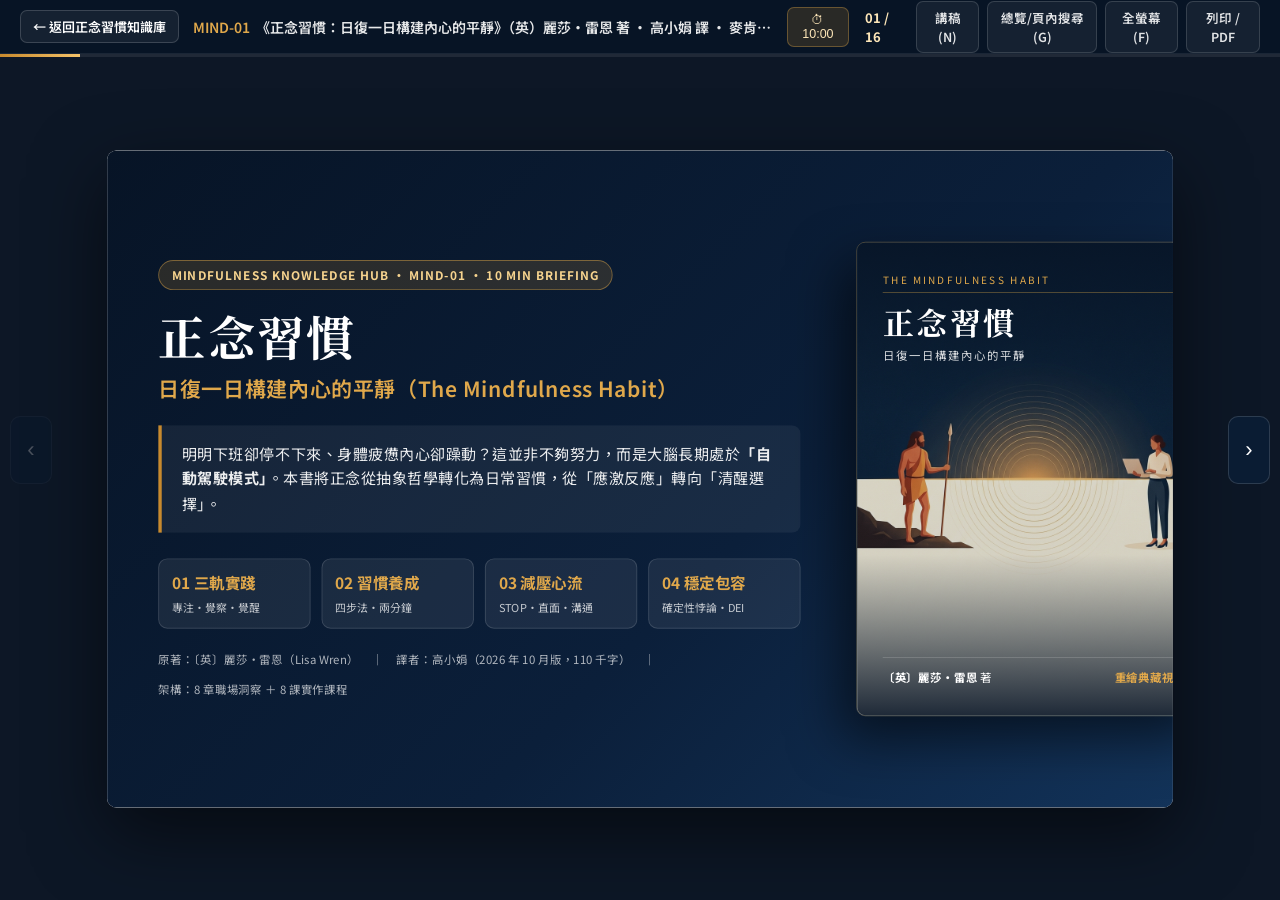
<file: decks/the-mindfulness-habit.html>
<!DOCTYPE html>
<html lang="zh-Hant">
<head>
  <meta charset="UTF-8" />
  <meta name="viewport" content="width=device-width, initial-scale=1.0" />
  <title>《正念習慣：日復一日構建內心的平靜》（英）麗莎·雷恩 著｜麥肯錫 10 分鐘精華簡報（16 頁）</title>
  <link rel="preconnect" href="https://fonts.googleapis.com" />
  <link rel="preconnect" href="https://fonts.gstatic.com" crossorigin />
  <link href="https://fonts.googleapis.com/css2?family=Noto+Sans+TC:wght@400;500;600;700&family=Noto+Serif+TC:wght@600;700&display=swap" rel="stylesheet" />
  <link rel="stylesheet" href="../assets/css/deck.css" />
</head>
<body>
  <!-- Top Toolbar -->
  <header class="deck-topbar">
    <div class="deck-left">
      <a href="../index.html" class="btn-back-home">← 返回正念習慣知識庫</a>
      <div class="deck-title-bar">
        <span>MIND-01</span>《正念習慣：日復一日構建內心的平靜》（英）麗莎·雷恩 著 · 高小娟 譯 · 麥肯錫 10 分鐘導讀簡報
      </div>
    </div>

    <div class="deck-controls">
      <button type="button" class="timer-pill" id="timer-pill" title="點擊開始/暫停 10 分鐘計時（雙擊重置）">⏱ 10:00</button>
      <span class="slide-counter" id="slide-counter">01 / 16</span>
      <button type="button" class="ctrl-btn" id="btn-notes" title="快捷鍵 N">講稿 (N)</button>
      <button type="button" class="ctrl-btn" id="btn-grid" title="快捷鍵 G">總覽/頁內搜尋 (G)</button>
      <button type="button" class="ctrl-btn" id="btn-fs" title="快捷鍵 F">全螢幕 (F)</button>
      <button type="button" class="ctrl-btn" id="btn-print" title="列印或匯出 PDF">列印 / PDF</button>
    </div>
  </header>

  <div class="progress-track"><div class="progress-fill" id="progress-fill"></div></div>

  <!-- Navigation Arrows -->
  <button type="button" class="nav-arrow nav-prev" id="btn-prev" aria-label="上一頁">‹</button>
  <button type="button" class="nav-arrow nav-next" id="btn-next" aria-label="下一頁">›</button>

  <!-- Main 16:9 Scaled Stage -->
  <main class="stage-wrapper" id="stage-wrapper">
    <div class="stage-scaler" id="stage-scaler">

      <!-- ================================================================
           SLIDE 01 : 封面 (COVER)
           ================================================================ -->
      <section class="slide slide-cover active"
        data-kicker="COVER · 麥肯錫 10 分鐘精華導讀"
        data-title="《正念習慣》：擺脫遠古自動駕駛，透過每日三軌微練習重奪注意力與內心平靜"
        data-note-conclusion="這是一場 10 分鐘的結構化導讀：麗莎·雷恩結合個人從職場倦怠康復的經歷與 MBSR、MBCT、元認知及蘭格式正念，提供一套每日幾分鐘即可落地的八課習慣系統。"
        data-note-evidence="來源為《正念習慣：日復一日構建內心的平靜》（作者〔英〕麗莎·雷恩 Lisa Wren，高小娟譯，人民郵電出版社，2026年10月，約110千字）。全書包含引言與八章（每章附一節實作課程與正念覺醒練習）。"
        data-note-transition="進入細節前，先用一頁看懂本書融合的五大科學流派、三種實踐方法與八章邏輯骨架。">
        <div class="cover-grid">
          <div>
            <div class="cover-tag">MINDFULNESS KNOWLEDGE HUB · MIND-01 · 10 MIN BRIEFING</div>
            <h1 class="cover-title">正念習慣</h1>
            <p class="cover-subtitle">日復一日構建內心的平靜（The Mindfulness Habit）</p>
            <div class="cover-thesis">
              明明下班卻停不下來、身體疲憊內心卻躁動？這並非不夠努力，而是大腦長期處於<strong>「自動駕駛模式」</strong>。本書將正念從抽象哲學轉化為日常習慣，從「應激反應」轉向「清醒選擇」。
            </div>
            <div class="cover-four-badges">
              <div class="cover-badge"><strong>01 三軌實踐</strong><span>專注・覺察・覺醒</span></div>
              <div class="cover-badge"><strong>02 習慣養成</strong><span>四步法・兩分鐘</span></div>
              <div class="cover-badge"><strong>03 減壓心流</strong><span>STOP・直面・溝通</span></div>
              <div class="cover-badge"><strong>04 穩定包容</strong><span>確定性悖論・DEI</span></div>
            </div>
            <div style="margin-top:24px;font-size:12.5px;color:rgba(255,255,255,0.68);display:flex;gap:14px;flex-wrap:wrap;">
              <span>原著：〔英〕麗莎·雷恩（Lisa Wren）</span>
              <span>｜</span>
              <span>譯者：高小娟（2026 年 10 月版，110 千字）</span>
              <span>｜</span>
              <span>架構：8 章職場洞察 ＋ 8 課實作課程</span>
            </div>
          </div>

          <div class="cover-book-mockup">
            <img src="../assets/images/book-mindfulness-habit-cover.jpg" alt="《正念習慣：日復一日構建內心的平靜》重新繪製典藏封面插畫" />
            <div class="cover-book-scrim"></div>
            <div class="cover-book-top">
              <div style="font-size:11px;letter-spacing:0.22em;color:#E0A84B;border-bottom:1px solid rgba(224,168,75,0.45);padding-bottom:6px;margin-bottom:12px;">THE MINDFULNESS HABIT</div>
              <div style="font-family:'Noto Serif TC',serif;font-size:34px;font-weight:700;letter-spacing:0.08em;line-height:1.2;">正念習慣</div>
              <div style="font-size:12.5px;color:rgba(255,255,255,0.84);letter-spacing:0.1em;margin-top:6px;">日復一日構建內心的平靜</div>
            </div>
            <div class="cover-book-bottom" style="display:flex;justify-content:space-between;align-items:flex-end;border-top:1px solid rgba(255,255,255,0.2);padding-top:12px;font-size:12.5px;">
              <div><strong>〔英〕麗莎·雷恩</strong> 著</div>
              <div style="color:#E0A84B;font-weight:700;">重繪典藏視覺</div>
            </div>
          </div>
        </div>
      </section>

      <!-- ================================================================
           SLIDE 02 : 全書架構圖 (圖Ⅰ + 圖Ⅱ + 八章邏輯)
           ================================================================ -->
      <section class="slide"
        data-kicker="01 · 全書架構圖（版型 4：連鎖論法）"
        data-title="全書融合五大心理學流派與三軌實踐法，展開「破迷思 → 解過勞 → 化壓力 → 穩變局」八章課程"
        data-note-conclusion="本書不是枯燥理論，而是一套經過同行評議的八課結構化職場正念課程，核心架構是「五大科學底層 × 三種日常練習路徑 × 四階段八章進階」。"
        data-note-evidence="來源「引言」（圖Ⅰ、圖Ⅱ與本書結構）：融合積極心理學教練技術、正念認知療法（MBCT）、正念減壓療法（MBSR）、蘭格式主動覺察與威爾斯超然正念（元認知）。三種實踐方法為：專注練習（訓練大腦）、主動覺察（融入日常）、正念覺醒（打破例行習慣）。"
        data-note-transition="在學會怎麼練之前，先看科學實證與四大正念定義，弄清楚正念到底能帶來什麼益處、又為何與傳統說教不同。">
        <div class="slide-header">
          <div class="slide-kicker-row">
            <span class="slide-kicker">01 · BOOK ARCHITECTURE · 全書科學底層與八章邏輯</span>
            <span class="slide-pacing">建議節奏 00:40–01:20</span>
          </div>
          <h2 class="action-title">全書融合<em>五大流派與三軌實踐</em>，展開「覺察 → 減壓 → 心流 → 接納」八章課程</h2>
        </div>

        <div class="slide-body">
          <div class="svg-box" style="flex:1;padding:12px 16px;">
            <svg viewBox="0 0 1140 440" xmlns="http://www.w3.org/2000/svg" font-family="'Noto Sans TC', sans-serif">
              <defs>
                <marker id="m2-arr" viewBox="0 0 10 10" refX="8" refY="5" markerWidth="7" markerHeight="7" orient="auto">
                  <path d="M0,1 L9,5 L0,9 z" fill="#C88A2E"/>
                </marker>
              </defs>

              <!-- Top Layer: 圖Ⅰ 五大正念科學流派 -->
              <text x="20" y="22" fill="#B4771E" font-size="12.5" font-weight="800" letter-spacing="1">底層理論融合（重繪原書 圖Ⅰ）</text>
              <rect x="20" y="32" width="210" height="58" rx="8" fill="#F8FAFC" stroke="#CBD5E1" stroke-width="1.5"/>
              <text x="125" y="56" text-anchor="middle" fill="#0B1F3A" font-size="13.5" font-weight="700">積極心理學教練技術</text>
              <text x="125" y="76" text-anchor="middle" fill="#64748B" font-size="11.5">平衡心理舒適與工作要求</text>

              <rect x="242" y="32" width="210" height="58" rx="8" fill="#F8FAFC" stroke="#CBD5E1" stroke-width="1.5"/>
              <text x="347" y="56" text-anchor="middle" fill="#0B1F3A" font-size="13.5" font-weight="700">正念認知療法 MBCT</text>
              <text x="347" y="76" text-anchor="middle" fill="#64748B" font-size="11.5">預防抑鬱症與反芻思維</text>

              <rect x="464" y="32" width="210" height="58" rx="8" fill="#F8FAFC" stroke="#CBD5E1" stroke-width="1.5"/>
              <text x="569" y="56" text-anchor="middle" fill="#0B1F3A" font-size="13.5" font-weight="700">正念減壓療法 MBSR</text>
              <text x="569" y="76" text-anchor="middle" fill="#64748B" font-size="11.5">喬·卡巴金八週減壓基石</text>

              <rect x="686" y="32" width="210" height="58" rx="8" fill="#F8FAFC" stroke="#CBD5E1" stroke-width="1.5"/>
              <text x="791" y="56" text-anchor="middle" fill="#0B1F3A" font-size="13.5" font-weight="700">主動覺察（蘭格式）</text>
              <text x="791" y="76" text-anchor="middle" fill="#64748B" font-size="11.5">無冥想日常視角更新</text>

              <rect x="908" y="32" width="212" height="58" rx="8" fill="#F8FAFC" stroke="#CBD5E1" stroke-width="1.5"/>
              <text x="1014" y="56" text-anchor="middle" fill="#0B1F3A" font-size="13.5" font-weight="700">超然正念（元認知）</text>
              <text x="1014" y="76" text-anchor="middle" fill="#64748B" font-size="11.5">威爾斯「無為策略」抽離念頭</text>

              <!-- Middle Layer: 圖Ⅱ 三種正念實踐方法 -->
              <rect x="20" y="108" width="1100" height="72" rx="10" fill="#0B1F3A"/>
              <text x="42" y="132" fill="#E0A84B" font-size="12" font-weight="800" letter-spacing="1">三軌實踐方法（重繪原書 圖Ⅱ）｜唯一建議：每天練習幾分鐘，養成習慣</text>
              <text x="42" y="160" fill="#FFFFFF" font-size="14" font-weight="700">① 專注練習（鍛鍊正念肌肉）</text>
              <text x="275" y="160" fill="#CBD5E1" font-size="12.5">葡萄乾/掃描/靜坐</text>
              <text x="420" y="160" fill="#E0A84B" font-size="14" font-weight="700">② 主動覺察（帶回當下生活）</text>
              <text x="650" y="160" fill="#CBD5E1" font-size="12.5">日常事務非正式練習</text>
              <text x="805" y="160" fill="#5EEAD4" font-size="14" font-weight="700">③ 正念覺醒（微改例行常規）</text>
              <text x="1028" y="160" fill="#CBD5E1" font-size="12.5">新視角破慣性</text>

              <!-- Bottom Layer: 4 Stages / 8 Chapters -->
              <text x="20" y="208" fill="#0B1F3A" font-size="12.5" font-weight="800" letter-spacing="1">八章實戰推進骨架（Ch 1–8 ✕ Lesson 1–8）</text>

              <!-- Stage 1 -->
              <rect x="20" y="220" width="252" height="196" rx="10" fill="#F8FAFC" stroke="#CBD5E1" stroke-width="1.5"/>
              <rect x="20" y="220" width="252" height="40" rx="10" fill="#1E4270"/>
              <text x="146" y="245" text-anchor="middle" fill="#FFFFFF" font-size="14.5" font-weight="700">階段一：奠基與習慣 (Ch1–2)</text>
              <text x="36" y="286" fill="#0B1F3A" font-size="13.5" font-weight="700">破八大誤解 ✕ 觸發點習慣</text>
              <text x="36" y="312" fill="#475569" font-size="12.5">• Ch1：澄清冥想迷思與期望光譜</text>
              <text x="36" y="335" fill="#475569" font-size="12.5">• L1：注意力循環與葡萄乾冥想</text>
              <text x="36" y="358" fill="#475569" font-size="12.5">• Ch2：四步培養法與兩分鐘法則</text>
              <text x="36" y="381" fill="#0F766E" font-size="12.5" font-weight="600">• L2：思維列車站臺＆身體掃描</text>

              <line x1="276" y1="318" x2="300" y2="318" stroke="#C88A2E" stroke-width="3" marker-end="url(#m2-arr)"/>

              <!-- Stage 2 -->
              <rect x="304" y="220" width="252" height="196" rx="10" fill="#F8FAFC" stroke="#CBD5E1" stroke-width="1.5"/>
              <rect x="304" y="220" width="252" height="40" rx="10" fill="#1E4270"/>
              <text x="430" y="245" text-anchor="middle" fill="#FFFFFF" font-size="14.5" font-weight="700">階段二：解勞與安焦 (Ch3–4)</text>
              <text x="320" y="286" fill="#0B1F3A" font-size="13.5" font-weight="700">抗耗竭漏斗 ✕ 斷安全行為</text>
              <text x="320" y="312" fill="#475569" font-size="12.5">• Ch3：心理分離與滋養型活動</text>
              <text x="320" y="335" fill="#475569" font-size="12.5">• L3：十一項態度與正念動態/愉悅</text>
              <text x="320" y="358" fill="#475569" font-size="12.5">• Ch4：拆解「安全行為」焦慮迴圈</text>
              <text x="320" y="381" fill="#0F766E" font-size="12.5" font-weight="600">• L4：壓力重定義與正念關懷</text>

              <line x1="560" y1="318" x2="584" y2="318" stroke="#C88A2E" stroke-width="3" marker-end="url(#m2-arr)"/>

              <!-- Stage 3 -->
              <rect x="588" y="220" width="252" height="196" rx="10" fill="#F8FAFC" stroke="#CBD5E1" stroke-width="1.5"/>
              <rect x="588" y="220" width="252" height="40" rx="10" fill="#C88A2E"/>
              <text x="714" y="245" text-anchor="middle" fill="#FFFFFF" font-size="14.5" font-weight="700">階段三：效能與溝通 (Ch5–6)</text>
              <text x="604" y="286" fill="#0B1F3A" font-size="13.5" font-weight="700">步入心流 ✕ 化反饋威脅感</text>
              <text x="604" y="312" fill="#475569" font-size="12.5">• Ch5：排除心流四大阻礙</text>
              <text x="604" y="335" fill="#475569" font-size="12.5">• L5：從逃避轉向「直面」與元認知</text>
              <text x="604" y="358" fill="#475569" font-size="12.5">• Ch6：13條工作假設＆STOP練習</text>
              <text x="604" y="381" fill="#0F766E" font-size="12.5" font-weight="600">• L6：杏仁核劫持與正念溝通</text>

              <line x1="844" y1="318" x2="868" y2="318" stroke="#C88A2E" stroke-width="3" marker-end="url(#m2-arr)"/>

              <!-- Stage 4 -->
              <rect x="872" y="220" width="248" height="196" rx="10" fill="#0B1F3A" stroke="#C88A2E" stroke-width="2"/>
              <rect x="872" y="220" width="248" height="40" rx="10" fill="#132E52"/>
              <text x="996" y="245" text-anchor="middle" fill="#E0A84B" font-size="14.5" font-weight="700">階段四：定力與包容 (Ch7–8)</text>
              <text x="888" y="286" fill="#FFFFFF" font-size="13.5" font-weight="700">與變革共舞 ✕ 消除偏見</text>
              <text x="888" y="312" fill="#CBD5E1" font-size="12.5">• Ch7：確定性悖論與學習蛻變</text>
              <text x="888" y="335" fill="#CBD5E1" font-size="12.5">• L7：山嶽冥想與正念接納（非屈服）</text>
              <text x="888" y="358" fill="#CBD5E1" font-size="12.5">• Ch8：覺察社會分類與無意識偏見</text>
              <text x="888" y="381" fill="#5EEAD4" font-size="12.5" font-weight="600">• L8：「此處 vs 彼處」終身習慣</text>
            </svg>
          </div>
        </div>

        <div class="slide-footer">
          <span class="slide-takeaway">三軌實踐讓正念脫離「坐墊」，真正長進每天的通勤、會議與決策空檔</span>
          <span class="page-num">02 / 16</span>
        </div>
      </section>

      <!-- ================================================================
           SLIDE 03 : 引言與科學實證 (圖Ⅲ + 四大定義)
           ================================================================ -->
      <section class="slide"
        data-kicker="02 · 引言：科學實證與核心定義（版型 1：對比＋證據）"
        data-title="職場正念經兩項元分析與隨機對照試驗驗證，能雙向「提升幸福滿意」並「壓低壓力倦怠」"
        data-note-conclusion="正念並非神秘玄學：它已被隨機對照試驗與元分析證明能帶來雙向職場效益，並獲英國國家醫療服務體系（NHS）與國家臨床規範研究所（NICE）採納。"
        data-note-evidence="來源「引言」：圖Ⅲ職場正念益處出自「兩項針對隨機對照試驗的元分析」（註：具體年份、作者與樣本數原文未載）。英國 NICE 推薦正念用於治療抑鬱症與職場心理健康干預。四位核心學者為一行禪師、喬·卡巴金、艾倫·蘭格、阿德里安·威爾斯。"
        data-note-transition="既然實證有效，為何多數人仍難跨出第一步？第一章將先掃清阻礙練習的八大誤解。">
        <div class="slide-header">
          <div class="slide-kicker-row">
            <span class="slide-kicker">02 · EVIDENCE & DEFINITIONS · 實證益處與權威定義</span>
            <span class="slide-pacing">建議節奏 01:20–02:00</span>
          </div>
          <h2 class="action-title">職場正念經元分析與隨機對照試驗驗證，能雙向<em>放大正向幸福</em>並<em>降低壓力倦怠</em></h2>
        </div>

        <div class="slide-body grid-2-left">
          <div class="svg-box">
            <svg viewBox="0 0 460 410" xmlns="http://www.w3.org/2000/svg" font-family="'Noto Sans TC', sans-serif">
              <text x="230" y="24" text-anchor="middle" fill="#0B1F3A" font-size="14.5" font-weight="800">職場正念的雙向實證益處（重繪原書 圖Ⅲ）</text>
              <text x="230" y="42" text-anchor="middle" fill="#64748B" font-size="11.5">來源：兩項針對隨機對照試驗之元分析（具體樣本數原文未載）</text>

              <!-- Upward Box -->
              <rect x="24" y="64" width="194" height="248" rx="12" fill="#F0FDFA" stroke="#0F766E" stroke-width="2"/>
              <path d="M121,82 L145,112 L131,112 L131,134 L111,134 L111,112 L97,112 Z" fill="#0F766E"/>
              <text x="121" y="158" text-anchor="middle" fill="#0F766E" font-size="15.5" font-weight="800">提升與改善</text>
              <line x1="48" y1="172" x2="194" y2="172" stroke="#99F6E4" stroke-width="1.5"/>
              <text x="48" y="202" fill="#0B1F3A" font-size="14.5" font-weight="700">● 幸福感</text>
              <text x="48" y="232" fill="#0B1F3A" font-size="14.5" font-weight="700">● 睡眠質量</text>
              <text x="48" y="262" fill="#0B1F3A" font-size="14.5" font-weight="700">● 自我與他人關懷</text>
              <text x="48" y="292" fill="#0B1F3A" font-size="14.5" font-weight="700">● 工作滿意度</text>

              <!-- Downward Box -->
              <rect x="242" y="64" width="194" height="248" rx="12" fill="#FEF2F2" stroke="#B91C1C" stroke-width="2"/>
              <path d="M339,134 L363,104 L349,104 L349,82 L329,82 L329,104 L315,104 Z" fill="#B91C1C"/>
              <text x="339" y="158" text-anchor="middle" fill="#B91C1C" font-size="15.5" font-weight="800">減輕與降低</text>
              <line x1="266" y1="172" x2="412" y2="172" stroke="#FECACA" stroke-width="1.5"/>
              <text x="266" y="202" fill="#0B1F3A" font-size="14.5" font-weight="700">● 壓力負荷</text>
              <text x="266" y="232" fill="#0B1F3A" font-size="14.5" font-weight="700">● 職業倦怠</text>
              <text x="266" y="262" fill="#0B1F3A" font-size="14.5" font-weight="700">● 心理困擾</text>
              <text x="266" y="292" fill="#0B1F3A" font-size="14.5" font-weight="700">● 焦慮反應</text>

              <!-- Bottom institutional note -->
              <rect x="24" y="330" width="412" height="64" rx="8" fill="#0B1F3A"/>
              <text x="230" y="355" text-anchor="middle" fill="#E0A84B" font-size="12.5" font-weight="700">臨床與職場採納實證（英國）</text>
              <text x="230" y="378" text-anchor="middle" fill="#FFFFFF" font-size="12">英國國家醫療服務體系（NHS）採納 · NICE 推薦用於抑鬱症與職場干預</text>
            </svg>
          </div>

          <div style="display:flex;flex-direction:column;gap:12px;">
            <div class="mc-card navy-top">
              <div class="card-label">FOUR FOUNDATIONAL DEFINITIONS · 四位大家對正念的核心界定</div>
              <ul class="mc-list" style="margin-bottom:0;">
                <li><strong>一行禪師：</strong>全身心投入當下，專心地做一件事（而非為了「趕緊做完」），回到真實生活。</li>
                <li><strong>喬·卡巴金（MBSR）：</strong>「有目的地關注當下，而且<strong>不做評判</strong>」——以呼吸、聲音或身體動作作為錨定當下的「錨點」。</li>
                <li><strong>艾倫·蘭格（無冥想正念）：</strong>不斷形成新視角、對新信息開放，對立面是固守舊經驗的「心不在焉」。</li>
                <li><strong>阿德里安·威爾斯（超然正念）：</strong>對念頭、記憶與信念的靈活覺察——「當下的念頭僅是念頭，未必是事實」。如同拔河比賽中<strong>「鬆開繩子的無為策略」</strong>。</li>
              </ul>
            </div>

            <div class="mc-card gold-top">
              <div class="card-label">4 COMMON BARRIERS · 破解初學者四大常見阻力</div>
              <ul class="mc-list" style="margin-bottom:0;">
                <li><strong>懷疑有用／沒時間：</strong>改從日常必做事務導入「主動覺察」，不額外佔時，留意微小變化但不強求分析。</li>
                <li><strong>腦海想法停不下來：</strong>走神正是練習本體！大腦本來就不是為了「放空」而設計，拉回一次就鍛鍊一次。</li>
                <li><strong>「冥想」很奇怪：</strong>不須長袍盤腿，睜眼端坐辦公桌即可；重點是為心靈留一個呼吸空間。</li>
              </ul>
            </div>
          </div>
        </div>

        <div class="slide-footer">
          <span class="slide-takeaway">正念不是推開或壓抑壞念頭的技巧，而是「鬆開與思維拔河的繩子」</span>
          <span class="page-num">03 / 16</span>
        </div>
      </section>

      <!-- ================================================================
           SLIDE 04 : 第一章 — 破除八大誤解與準備三要素 (圖1-1, 1-2, 1-3)
           ================================================================ -->
      <section class="slide"
        data-kicker="03 · 第一章：入門準備（版型 2：對照破誤＋框架）"
        data-title="練習正念須先破除「清空大腦、追求放鬆、自我提升」八大誤解，並錨定「態度・預期・意圖」"
        data-note-conclusion="錯誤的預期會毀掉練習動力：正念不是宗教儀式、不是逼自己開心或強制放鬆，而是用「中間偏審慎」的態度與自身核心價值觀對齊。"
        data-note-evidence="來源第一章「對正念的誤解」「為自己設定方向」「正念的態度」（圖1-1、圖1-2、圖1-3）及「自由寫作練習」（彼得·埃爾博 1973 年方法）。作者指出理想態度位於圖1-2連續譜「中間偏懷疑那邊一點」。"
        data-note-transition="破除誤解、調校好心態後，第一課要帶我們直視大腦的「自動駕駛模式」，並展開第一個感官實作。">
        <div class="slide-header">
          <div class="slide-kicker-row">
            <span class="slide-kicker">03 · CHAPTER 1 · 入門準備與迷思破除</span>
            <span class="slide-pacing">建議節奏 02:00–02:40</span>
          </div>
          <h2 class="action-title">入門須破除「清空大腦・強制放鬆」<em>八大誤解</em>，並校準<em>態度・預期・意圖</em>三要素</h2>
        </div>

        <div class="slide-body grid-2">
          <div class="mc-card navy-top" style="padding:14px 16px;">
            <div class="card-label">8 MYTHS DEBUNKED · 第一章八大常見誤解澄清</div>
            <table class="mc-table" style="font-size:12.2px;">
              <thead>
                <tr><th style="width:34%;">常見誤解</th><th>原書正念真相</th></tr>
              </thead>
              <tbody>
                <tr><td><strong>1. 正念即冥想</strong></td><td>冥想僅是專注訓練之一，正念包含日常大量非靜坐實踐</td></tr>
                <tr><td><strong>2. 特殊開悟狀態</strong></td><td>人人天生具備的自然能力，只是被日常慣性掩蓋</td></tr>
                <tr><td><strong>3. 源於佛教宗教</strong></td><td>作為練習方法非宗教性質，本身是一項心智活動與技能</td></tr>
                <tr><td><strong>4. 清空大腦／正思維</strong></td><td><strong>「去中心化覺察」</strong>：與念頭拉開距離，決定採用或捨棄</td></tr>
                <tr><td><strong>5. 是一種放鬆技巧</strong></td><td>平靜不是練習前提；憤怒、無聊、高壓時都能練</td></tr>
                <tr><td><strong>6. 自我提升迎合他人</strong></td><td>幫你靠近<strong>自己認同的價值觀</strong>，而非活成別人期待</td></tr>
                <tr><td><strong>7. 能治癒有病的我們</strong></td><td>我們本身沒有「問題」，焦慮與緊張都是正常人類反應</td></tr>
                <tr><td><strong>8. 時刻美妙享受</strong></td><td>仍會遇到心煩意亂，但擁有覺察並運用情緒的工具</td></tr>
              </tbody>
            </table>
          </div>

          <div class="svg-box">
            <svg viewBox="0 0 540 420" xmlns="http://www.w3.org/2000/svg" font-family="'Noto Sans TC', sans-serif">
              <!-- Top: 圖1-3 三角要素 -->
              <text x="270" y="22" text-anchor="middle" fill="#0B1F3A" font-size="14" font-weight="800">學習與準備三要素互動模型（重繪 圖1-3）</text>

              <rect x="195" y="42" width="150" height="46" rx="8" fill="#0B1F3A"/>
              <text x="270" y="70" text-anchor="middle" fill="#FFFFFF" font-size="15" font-weight="700">態 度</text>

              <rect x="42" y="136" width="150" height="46" rx="8" fill="#1E4270"/>
              <text x="117" y="164" text-anchor="middle" fill="#FFFFFF" font-size="15" font-weight="700">預 期</text>

              <rect x="348" y="136" width="150" height="46" rx="8" fill="#0F766E"/>
              <text x="423" y="164" text-anchor="middle" fill="#FFFFFF" font-size="15" font-weight="700">意 圖</text>

              <line x1="215" y1="92" x2="145" y2="132" stroke="#C88A2E" stroke-width="2.5"/>
              <line x1="325" y1="92" x2="395" y2="132" stroke="#C88A2E" stroke-width="2.5"/>
              <line x1="198" y1="159" x2="342" y2="159" stroke="#C88A2E" stroke-width="2.5"/>
              <text x="270" y="122" text-anchor="middle" fill="#B4771E" font-size="11.5" font-weight="700">如太陽鏡濾鏡，主動選戴</text>

              <!-- Middle: 圖1-2 正念態度連續譜 -->
              <rect x="20" y="204" width="500" height="114" rx="10" fill="#F8FAFC" stroke="#CBD5E1"/>
              <text x="270" y="226" text-anchor="middle" fill="#0B1F3A" font-size="13.5" font-weight="800">正念態度連續譜（重繪 圖1-2）</text>

              <line x1="56" y1="264" x2="484" y2="264" stroke="#64748B" stroke-width="4" stroke-linecap="round"/>
              <circle cx="56" cy="264" r="7" fill="#94A3B8"/>
              <circle cx="484" cy="264" r="7" fill="#94A3B8"/>
              <circle cx="322" cy="264" r="10" fill="#C88A2E" stroke="#FFFFFF" stroke-width="2.5"/>

              <text x="42" y="248" fill="#475569" font-size="11.5">盲目樂觀：解決一切問題</text>
              <text x="498" y="248" text-anchor="end" fill="#475569" font-size="11.5">徹底懷疑：肯定沒用</text>
              <rect x="176" y="280" width="290" height="28" rx="6" fill="#FEF7E8" stroke="#E0A84B"/>
              <text x="321" y="299" text-anchor="middle" fill="#0B1F3A" font-size="12" font-weight="700">★ 最佳起點：「不確定是否有用，但盡力嘗試」</text>

              <!-- Bottom: 圖1-1 ACT 價值觀導向 -->
              <rect x="20" y="332" width="500" height="74" rx="10" fill="#FEF7E8" stroke="#E0A84B"/>
              <text x="36" y="355" fill="#B4771E" font-size="12.5" font-weight="800">ACT 核心價值觀導向（重繪 圖1-1）｜練習不是「打卡任務」</text>
              <text x="36" y="378" fill="#0B1F3A" font-size="12">以自由寫作（彼得·埃爾博，2分鐘）探索真實價值：創造力、關愛、聯結、平等、</text>
              <text x="36" y="396" fill="#0B1F3A" font-size="12">自由、健康、勇氣、同理心，並把練習與早晨/午休等固定日常「綁定」，不拘場地。</text>
            </svg>
          </div>
        </div>

        <div class="slide-footer">
          <span class="slide-takeaway">以價值觀而非待辦指標作為前進方向，才能避免把正念變成另一種績效焦慮</span>
          <span class="page-num">04 / 16</span>
        </div>
      </section>

      <!-- ================================================================
           SLIDE 05 : 第一課 — 自動駕駛陷阱、注意力循環與葡萄乾冥想 (圖1-4)
           ================================================================ -->
      <section class="slide"
        data-kicker="04 · 第一課：解鎖正念（版型 5：循環機制＋實作）"
        data-title="「走神」不是失敗而是訓練本體——每次從自動駕駛拉回錨點，都在鍛鍊注意力肌肉（圖1-4）"
        data-note-conclusion="大腦為節省有限資源而演化出「自動化（自動駕駛模式）」，但在複雜職場卻會演變成錯誤、機械化與管理者「控制陷阱」；葡萄乾練習證明感官體驗與大腦思考截然不同。"
        data-note-evidence="來源「第一課：解鎖正念」：包含自動化八大後果、管理者「控制陷阱」（過度依賴微觀管理扼殺創新導致倦怠）、「兩分鐘呼吸練習」、「葡萄乾冥想練習」及「正念覺醒：覺察自動駕駛五信號」。"
        data-note-transition="第一課喚醒了對「自動駕駛」的覺察，第二章進一步教我們如何用極低門檻將這份覺察養成不費力的日常習慣。">
        <div class="slide-header">
          <div class="slide-kicker-row">
            <span class="slide-kicker">04 · LESSON 1 · 注意力的正念循環與感官喚醒</span>
            <span class="slide-pacing">建議節奏 02:40–03:15</span>
          </div>
          <h2 class="action-title">「走神」不是失敗而是訓練本體——每次從<em>自動駕駛</em>拉回錨點都在重塑注意力（圖1-4）</h2>
        </div>

        <div class="slide-body grid-2-left">
          <div class="svg-box">
            <svg viewBox="0 0 460 410" xmlns="http://www.w3.org/2000/svg" font-family="'Noto Sans TC', sans-serif">
              <defs>
                <marker id="m5-arr" viewBox="0 0 10 10" refX="8" refY="5" markerWidth="6.5" markerHeight="6.5" orient="auto">
                  <path d="M0,1 L9,5 L0,9 z" fill="#0B1F3A"/>
                </marker>
              </defs>
              <text x="230" y="24" text-anchor="middle" fill="#0B1F3A" font-size="14.5" font-weight="800">注意力的正念循環圖（重繪原書 圖1-4）</text>

              <!-- Cycle Nodes -->
              <rect x="130" y="54" width="200" height="52" rx="10" fill="#0B1F3A"/>
              <text x="230" y="85" text-anchor="middle" fill="#FFFFFF" font-size="16" font-weight="700">注意力錨點（當下覺知）</text>

              <rect x="255" y="198" width="175" height="50" rx="10" fill="#FEF2F2" stroke="#B91C1C" stroke-width="2"/>
              <text x="342" y="229" text-anchor="middle" fill="#B91C1C" font-size="15.5" font-weight="700">思緒游離（走神）</text>

              <rect x="30" y="198" width="175" height="50" rx="10" fill="#FEF7E8" stroke="#C88A2E" stroke-width="2"/>
              <text x="117" y="229" text-anchor="middle" fill="#B4771E" font-size="15.5" font-weight="700">覺察（正念回歸）</text>

              <!-- Arrows -->
              <path d="M310,110 Q360,145 352,190" fill="none" stroke="#B91C1C" stroke-width="2.5" marker-end="url(#m5-arr)"/>
              <text x="385" y="145" text-anchor="middle" fill="#B91C1C" font-size="11.5" font-weight="700">無意識轉移</text>

              <line x1="248" y1="223" x2="213" y2="223" stroke="#0B1F3A" stroke-width="2.5" marker-end="url(#m5-arr)"/>
              <text x="230" y="268" text-anchor="middle" fill="#0F766E" font-size="12" font-weight="700">★ 覺察瞬間即成功</text>

              <path d="M108,190 Q100,145 150,110" fill="none" stroke="#0F766E" stroke-width="2.5" marker-end="url(#m5-arr)"/>
              <text x="72" y="145" text-anchor="middle" fill="#0F766E" font-size="11.5" font-weight="700">溫和拉回</text>

              <!-- Autopilot Risks -->
              <rect x="20" y="294" width="420" height="104" rx="10" fill="#F8FAFC" stroke="#CBD5E1"/>
              <text x="36" y="318" fill="#0B1F3A" font-size="13" font-weight="800">不受控「自動駕駛模式」的職場代價：</text>
              <text x="36" y="340" fill="#475569" font-size="12">• 失誤率上升、盲從低效舊套路、思維陷入重複反芻</text>
              <text x="36" y="360" fill="#475569" font-size="12">• 管理者落入「控制陷阱」：過度微觀管理 → 員工循規蹈矩</text>
              <text x="36" y="380" fill="#B91C1C" font-size="12" font-weight="700">• 當常規失效時產生無力感 → 壓力滋生與職業倦怠（AI 更適合機械工作）</text>
            </svg>
          </div>

          <div style="display:flex;flex-direction:column;gap:12px;">
            <div class="mc-card gold-top">
              <div class="card-label">CLASSIC PRACTICE 1 · 兩分鐘練習 ＋ 葡萄乾冥想練習</div>
              <h3 class="card-title">區分「思考葡萄乾」vs.「用感官直接覺察」</h3>
              <ul class="mc-list" style="margin-bottom:0;">
                <li><strong>兩分鐘呼吸錨點：</strong>感受鼻腔進出與胸腹起伏；冒出「我做不好」「好無聊」評分念頭時不予干涉，溫和拉回。</li>
                <li><strong>葡萄乾全感官五步：</strong>① 看褶皺紋路 → ② 捏外皮軟硬觸覺 → ③ 聞氣味 → ④ 放舌上覺察唾液與咀嚼衝動 → ⑤ 吞嚥餘味。</li>
                <li><strong>學員共通頓悟：</strong>「我原本邊看邊急著吃完，這和我對待工作只求趕快結束下一件一模一樣！」</li>
              </ul>
            </div>

            <div class="mc-card teal-top">
              <div class="card-label">MINDFUL AWAKENING · 第一課覺醒：抓出自動駕駛五信號</div>
              <ul class="mc-list" style="margin-bottom:0;">
                <li>① 執行重複常規活動時　② 「做這件事，腦想另一件事」時</li>
                <li>③ 走神時　④ 回想任務細節卻記憶模糊時（如開車開錯路）</li>
                <li>⑤ 本想做 A 卻不知不覺做起 B 時 —— 帶著溫和好奇喚醒感官！</li>
              </ul>
            </div>
          </div>
        </div>

        <div class="slide-footer">
          <span class="slide-takeaway">每週每天短練習，把注意力從「大腦裡的自動腳本」轉回「真實鮮活的此刻」</span>
          <span class="page-num">05 / 16</span>
        </div>
      </section>

      <!-- ================================================================
           SLIDE 06 : 第二章 & 第二課 — 四步習慣培養法、思維列車與身體掃描
           ================================================================ -->
      <section class="slide"
        data-kicker="05 · 第二章 & 第二課：建立習慣與破繭而出（版型 3：流程＋隱喻）"
        data-title="用「日常觸發點 × 四步法 × 兩分鐘法則」嵌入現有作息，再藉「身體掃描」下車「思維列車」"
        data-note-conclusion="建立正念習慣無須另找空檔：只要將「正念鈴聲」綁定現有日常觸發點，並嚴格遵守克利爾的「兩分鐘法則（只練兩分鐘就停）」，即可克服害怕失敗與沒時間阻力。"
        data-note-evidence="來源第二章與第二課：綜合威廉姆斯＆彭曼「正念鈴聲」、詹姆斯·克利爾《原子習慣》「兩分鐘法則」與蘭格「主動覺察」（表2-1）；第二課解析大腦遠古求生六程序、思維列車站臺比喻與「身體掃描練習」。"
        data-note-transition="建立習慣與身體覺察後，第三章將處理現代職場最棘手的系統難題：永無止境的工作與「隨時待命」文化腳本。">
        <div class="slide-header">
          <div class="slide-kicker-row">
            <span class="slide-kicker">05 · CH 2 & LESSON 2 · 習慣迴路、思維列車與身體掃描</span>
            <span class="slide-pacing">建議節奏 03:15–03:55</span>
          </div>
          <h2 class="action-title">藉<em>四步習慣法 × 兩分鐘法則</em>嵌入日常，並以「身體掃描」下車<em>思維列車</em></h2>
        </div>

        <div class="slide-body grid-2-wide">
          <div style="display:flex;flex-direction:column;gap:12px;">
            <div class="svg-box" style="flex:1;padding:12px;">
              <svg viewBox="0 0 680 230" xmlns="http://www.w3.org/2000/svg" font-family="'Noto Sans TC', sans-serif">
                <defs>
                  <marker id="m6-arr" viewBox="0 0 10 10" refX="8" refY="5" markerWidth="6" markerHeight="6" orient="auto">
                    <path d="M0,1 L9,5 L0,9 z" fill="#C88A2E"/>
                  </marker>
                </defs>
                <text x="12" y="20" fill="#0B1F3A" font-size="13.5" font-weight="800">四步正念習慣培養法（融合 威廉姆斯鈴聲 × 《原子習慣》兩分鐘法則 × 蘭格主動覺察）</text>

                <rect x="12" y="34" width="150" height="114" rx="8" fill="#F8FAFC" stroke="#1E4270" stroke-width="1.5"/>
                <text x="87" y="56" text-anchor="middle" fill="#1E4270" font-size="12.5" font-weight="800">STEP 1 選定情境</text>
                <text x="22" y="78" fill="#334155" font-size="11.5">挑具體日常必做事件</text>
                <text x="22" y="96" fill="#334155" font-size="11.5">如「坐上餐桌吃晚餐」</text>
                <text x="22" y="114" fill="#334155" font-size="11.5">而非空泛「吃飯時」</text>
                <text x="22" y="134" fill="#0F766E" font-size="11" font-weight="700">融入第一章價值觀</text>

                <line x1="165" y1="91" x2="181" y2="91" stroke="#C88A2E" stroke-width="2.5" marker-end="url(#m6-arr)"/>

                <rect x="184" y="34" width="150" height="114" rx="8" fill="#F8FAFC" stroke="#1E4270" stroke-width="1.5"/>
                <text x="259" y="56" text-anchor="middle" fill="#1E4270" font-size="12.5" font-weight="800">STEP 2 設觸發點</text>
                <text x="194" y="78" fill="#334155" font-size="11.5">把排隊、爬樓梯、散步</text>
                <text x="194" y="96" fill="#334155" font-size="11.5">或重要會議前視為</text>
                <text x="194" y="114" fill="#334155" font-size="11.5">「正念鈴聲」喚醒時刻</text>
                <text x="194" y="134" fill="#0F766E" font-size="11" font-weight="700">零額外時間成本</text>

                <line x1="337" y1="91" x2="353" y2="91" stroke="#C88A2E" stroke-width="2.5" marker-end="url(#m6-arr)"/>

                <rect x="356" y="34" width="150" height="114" rx="8" fill="#F8FAFC" stroke="#1E4270" stroke-width="1.5"/>
                <text x="431" y="56" text-anchor="middle" fill="#1E4270" font-size="12.5" font-weight="800">STEP 3 全感官投入</text>
                <text x="366" y="78" fill="#334155" font-size="11.5">感知動靜、溫度、聲音</text>
                <text x="366" y="96" fill="#334155" font-size="11.5">與身體接觸；走神就</text>
                <text x="366" y="114" fill="#334155" font-size="11.5">溫和拉回感官體驗</text>
                <text x="366" y="134" fill="#0F766E" font-size="11" font-weight="700">具泛化效應擴散全天</text>

                <line x1="509" y1="91" x2="525" y2="91" stroke="#C88A2E" stroke-width="2.5" marker-end="url(#m6-arr)"/>

                <rect x="528" y="34" width="140" height="114" rx="8" fill="#0B1F3A"/>
                <text x="598" y="56" text-anchor="middle" fill="#E0A84B" font-size="12.5" font-weight="800">STEP 4 感恩獎勵</text>
                <text x="538" y="78" fill="#FFFFFF" font-size="11.5">體會參與感與放鬆</text>
                <text x="538" y="96" fill="#FFFFFF" font-size="11.5">打斷無休止擔憂計畫</text>
                <text x="538" y="114" fill="#CBD5E1" font-size="11.5">享受感讓人自然重複</text>
                <text x="538" y="134" fill="#5EEAD4" font-size="11" font-weight="700">習慣自然成形</text>

                <!-- Two minute rule banner -->
                <rect x="12" y="164" width="656" height="56" rx="8" fill="#FEF7E8" stroke="#E0A84B"/>
                <text x="26" y="187" fill="#B4771E" font-size="12.5" font-weight="800">★ 兩分鐘法則（克利爾）＋ 克服害怕失敗：</text>
                <text x="320" y="187" fill="#0B1F3A" font-size="12.5" font-weight="700">嚴格規定只練 2 分鐘就必須停止（有負擔就 1 分鐘）！</text>
                <text x="26" y="207" fill="#475569" font-size="11.5">只關注「當下這一次」而非未來要練幾次；搭配倒水、開飛航模式作為練習前小儀式。</text>
              </svg>
            </div>

            <div class="mc-card" style="padding:12px 16px;">
              <div class="card-label">TABLE 2-1 · 日常觸發點覺知矩陣（節選）</div>
              <table class="mc-table" style="font-size:11.8px;">
                <thead><tr><th>觸發點</th><th>主動覺察動作</th><th>滿足需求 ➔ 感知體驗</th></tr></thead>
                <tbody>
                  <tr><td><strong>排隊／爬樓梯</strong></td><td>看周圍、聽聲音、感受腳踩地面與身體移動</td><td>緩解無聊緊繃 ➔ 放慢節奏、釋放緊張</td></tr>
                  <tr><td><strong>半夜工作驚醒</strong></td><td>察覺胡思亂想，把注意力轉向感官與外在</td><td>放下執念休息 ➔ 平靜接納、重新入睡</td></tr>
                  <tr><td><strong>重要彙報／會議前</strong></td><td>覺察身心壓力，暫停片刻保持正念</td><td>專注與穩定性 ➔ 換角看問題、轉壓力為動力</td></tr>
                </tbody>
              </table>
            </div>
          </div>

          <div style="display:flex;flex-direction:column;gap:12px;">
            <div class="mc-card navy-top">
              <div class="card-label">LESSON 2 · 大腦求生濾鏡與「思維列車」隱喻</div>
              <p style="margin:0 0 8px;font-size:13px;color:#334155;">大腦演化把<strong>生存放首位</strong>（時刻警覺威脅、預測負面、極敏感是否被群體排斥），導致面對挑戰時想法只是一種片面猜測。</p>
              <div class="callout-gold" style="margin:6px 0;">
                <strong>🚆 我的思維列車：</strong>想法像一節節車廂駛過。無意識時我們會跳上車跟隨煩惱狂奔；正念讓我們<strong>退回站臺</strong>，看著想法經過而不被拖走。
              </div>
            </div>

            <div class="mc-card teal-top" style="flex:1;">
              <div class="card-label">BODY SCAN · 第二課專注練習：身體掃描</div>
              <ul class="mc-list" style="margin-bottom:0;">
                <li><strong>為何掃描身體：</strong>思緒可在過去未來奔馳，但<strong>身體感受只能存在於此時此刻</strong>，是永不缺席的錨點。</li>
                <li><strong>聚光燈順序：</strong>外緣皮膚 → 雙腳腳趾 → 小腿膝蓋 → 大腿臀腰 → 腹胸潮汐 → 背肩雙臂 → 頭面眉心 → 全身呼吸流動。</li>
                <li><strong>第二課覺醒：</strong>觀察自己對練習與會議帶了多少「預先假設」，練習放下標籤再看一次。</li>
              </ul>
            </div>
          </div>
        </div>

        <div class="slide-footer">
          <span class="slide-takeaway">從「站在山頂俯瞰全局」到「回到身體直接體驗」，自我設限的念頭就會失去控制力</span>
          <span class="page-num">06 / 16</span>
        </div>
      </section>

      <!-- ================================================================
           SLIDE 07 : 第三章 — 隨時待命文化腳本與耗竭漏斗 (圖3-1, 3-2, 表3-1)
           ================================================================ -->
      <section class="slide"
        data-kicker="06 · 第三章：永無止境的工作（版型 6：因果漏斗＋破局清單）"
        data-title="盲從「隨時待命」文化腳本會令人滑入「耗竭漏斗」；須以「工作心理分離」與滋養清單逆轉"
        data-note-conclusion="下班仍盯著工作訊息不是敬業，而是遵循「卡尼曼第一類思維（文化腳本）」造成的慢性耗竭；忙碌時人們常先砍掉滋養活動，加速生產力下滑惡性循環。"
        data-note-evidence="來源第三章：引入丹尼爾·卡尼曼《思考，快與慢》第一類思維解釋「文化腳本」；瑪麗·奧斯伯格（Marie Åsberg）博士「耗竭漏斗」（圖3-1）；缺乏「工作心理分離」惡性循環（圖3-2）；表3-1 滋養型與消耗型活動分析。"
        data-note-transition="切斷消耗後，第三課將進一步引入 11 項正念態度，並教我們用「正念動態」與「練習愉悅」主動補回內在能量。">
        <div class="slide-header">
          <div class="slide-kicker-row">
            <span class="slide-kicker">06 · CHAPTER 3 · 隨時待命陷阱、耗竭漏斗與正念破局</span>
            <span class="slide-pacing">建議節奏 03:55–04:35</span>
          </div>
          <h2 class="action-title">盲從「隨時待命」文化腳本會滑入<em>耗竭漏斗</em>；須靠「工作心理分離」與滋養清單逆轉</h2>
        </div>

        <div class="slide-body grid-2">
          <div class="svg-box">
            <svg viewBox="0 0 540 420" xmlns="http://www.w3.org/2000/svg" font-family="'Noto Sans TC', sans-serif">
              <defs>
                <marker id="m7-arr" viewBox="0 0 10 10" refX="8" refY="5" markerWidth="6" markerHeight="6" orient="auto">
                  <path d="M0,1 L9,5 L0,9 z" fill="#B91C1C"/>
                </marker>
              </defs>
              <!-- Top Half: 圖3-1 耗竭漏斗 -->
              <text x="270" y="20" text-anchor="middle" fill="#0B1F3A" font-size="13.5" font-weight="800">漸進式滑落：奧斯伯格博士「耗竭漏斗」（重繪 圖3-1）</text>

              <ellipse cx="270" cy="48" rx="170" ry="12" fill="none" stroke="#1E4270" stroke-width="2.5"/>
              <ellipse cx="270" cy="68" rx="140" ry="10" fill="none" stroke="#334155" stroke-width="2.5"/>
              <ellipse cx="270" cy="88" rx="110" ry="9" fill="none" stroke="#B4771E" stroke-width="2.5"/>
              <ellipse cx="270" cy="108" rx="80" ry="8" fill="none" stroke="#C88A2E" stroke-width="2.5"/>
              <ellipse cx="270" cy="128" rx="52" ry="7" fill="none" stroke="#B91C1C" stroke-width="2.5"/>
              <ellipse cx="270" cy="146" rx="28" ry="6" fill="#B91C1C"/>

              <text x="72" y="64" text-anchor="end" fill="#334155" font-size="12" font-weight="700">睡眠問題</text>
              <text x="72" y="92" text-anchor="end" fill="#B4771E" font-size="12" font-weight="700">疼痛與不適</text>
              <text x="72" y="122" text-anchor="end" fill="#B91C1C" font-size="12" font-weight="700">喪失愉悅感</text>

              <text x="468" y="64" fill="#334155" font-size="12" font-weight="700">能量匱乏</text>
              <text x="468" y="92" fill="#B4771E" font-size="12" font-weight="700">愧疚感</text>
              <text x="468" y="122" fill="#B91C1C" font-size="12" font-weight="700">情緒低落</text>
              <text x="270" y="172" text-anchor="middle" fill="#B91C1C" font-size="14" font-weight="800">▼ 徹底疲憊（精疲力竭・效能低下・憤世嫉俗）</text>

              <!-- Bottom Half: 圖3-2 職業倦怠惡性循環 -->
              <line x1="20" y1="190" x2="520" y2="190" stroke="#E2E8F0" stroke-width="1.5"/>
              <text x="270" y="212" text-anchor="middle" fill="#0B1F3A" font-size="13.5" font-weight="800">缺乏「工作心理分離」的倦怠惡性循環（重繪 圖3-2）</text>

              <circle cx="270" cy="312" r="48" fill="#FEF2F2" stroke="#B91C1C" stroke-width="2"/>
              <text x="270" y="308" text-anchor="middle" fill="#B91C1C" font-size="12.5" font-weight="800">職業倦怠</text>
              <text x="270" y="326" text-anchor="middle" fill="#B91C1C" font-size="12.5" font-weight="800">風險飆升</text>

              <!-- 5 outer nodes -->
              <rect x="200" y="224" width="140" height="34" rx="17" fill="#0B1F3A"/>
              <text x="270" y="245" text-anchor="middle" fill="#FFFFFF" font-size="11.5" font-weight="700">繁重工作／壓力緊張</text>

              <rect x="374" y="274" width="146" height="38" rx="10" fill="#F8FAFC" stroke="#475569"/>
              <text x="447" y="297" text-anchor="middle" fill="#0B1F3A" font-size="11.5" font-weight="700">工作心理分離不足</text>

              <rect x="330" y="366" width="146" height="36" rx="10" fill="#F8FAFC" stroke="#475569"/>
              <text x="403" y="389" text-anchor="middle" fill="#0B1F3A" font-size="11.5" font-weight="700">無法有效恢復</text>

              <rect x="64" y="366" width="146" height="36" rx="10" fill="#F8FAFC" stroke="#475569"/>
              <text x="137" y="389" text-anchor="middle" fill="#0B1F3A" font-size="11.5" font-weight="700">認知資源匱乏</text>

              <rect x="20" y="274" width="146" height="38" rx="10" fill="#F8FAFC" stroke="#475569"/>
              <text x="93" y="297" text-anchor="middle" fill="#0B1F3A" font-size="11.5" font-weight="700">生產力下降・出錯</text>

              <path d="M346,244 L388,270" fill="none" stroke="#B91C1C" stroke-width="2" marker-end="url(#m7-arr)"/>
              <path d="M447,316 L430,360" fill="none" stroke="#B91C1C" stroke-width="2" marker-end="url(#m7-arr)"/>
              <path d="M324,384 L216,384" fill="none" stroke="#B91C1C" stroke-width="2" marker-end="url(#m7-arr)"/>
              <path d="M110,360 L93,318" fill="none" stroke="#B91C1C" stroke-width="2" marker-end="url(#m7-arr)"/>
              <path d="M150,270 L194,244" fill="none" stroke="#B91C1C" stroke-width="2" marker-end="url(#m7-arr)"/>
            </svg>
          </div>

          <div style="display:flex;flex-direction:column;gap:12px;">
            <div class="mc-card navy-top">
              <div class="card-label">CULTURAL SCRIPTS · 為什麼我們放不下工作？</div>
              <ul class="mc-list" style="margin-bottom:0;">
                <li><strong>文化腳本（卡尼曼第一類思維）：</strong>群體將「忙碌、加班、隨時在線」當成榮譽勳章，令人不經批判思考便陷入「跑步機／倉鼠輪」。</li>
                <li><strong>現實檢驗：</strong>時間變長只換來在更長工時完成同樣工作量；對健康損害是漸進式的，讓人忘記精力充沛時的自己。</li>
              </ul>
            </div>

            <div class="mc-card teal-top" style="flex:1;">
              <div class="card-label">BREAKTHROUGH · 正念破局：滋養型 vs. 消耗型活動三步盤點（表3-1）</div>
              <ul class="mc-list">
                <li><strong>第一步（拆解）：</strong>列出每日與工作分解後的大小事項。</li>
                <li><strong>第二步（分類）：</strong>標記為「滋養型 / 中性滋養」或「消耗型 / 中性消耗」。</li>
                <li><strong>第三步（覺察陷阱）：</strong>人們一忙碌，往往<strong>最先砍掉滋養活動</strong>（聚會、運動、興趣），只留下消耗活動！</li>
              </ul>
              <div class="callout-gold">
                <strong>扭轉原則：</strong>不需推翻現有生活！只要每天或每週刻意保留微小的「滋養小習慣」，並對下班冒出的反芻念頭保持主動覺察，就能重建控制感。
              </div>
            </div>
          </div>
        </div>

        <div class="slide-footer">
          <span class="slide-takeaway">加班不是禁忌，重點是區分「深思熟慮的策略選擇」與「無意識隨波逐流」</span>
          <span class="page-num">07 / 16</span>
        </div>
      </section>

      <!-- ================================================================
           SLIDE 08 : 第三課 — 11項正念態度、正念動態與練習愉悅 (表3-2)
           ================================================================ -->
      <section class="slide"
        data-kicker="07 · 第三課：身心合一地工作（版型 3：態度矩陣＋能量蓄積）"
        data-title="壓力會窄化視野並屏蔽快樂；須以「十一項正念態度」為濾鏡，靠動態與愉悅練習為心理蓄能"
        data-note-conclusion="正念態度就像太陽鏡的濾鏡，能改變我們體驗世界的方式；在忙碌中練習「正念動態」與「練習愉悅」，不是逃避壓力，而是積累抗壓資源。"
        data-note-evidence="來源「第三課：身心合一地工作」：表3-2 列出研究中常見的 11 項正念態度（不評判、耐心、開放、新手心態、信任、不強求、接納、好奇、放下、感恩、慷慨）；提出「愉快回憶日曆」、克服「錯失恐懼症（FOMO）」與「上學的路」案例，並附「正念動態練習」「練習愉悅」。"
        data-note-transition="學會滋養身心與品味愉悅後，第四章要帶我們直搗現代人最困擾的兩大情緒：焦慮與擔憂。">
        <div class="slide-header">
          <div class="slide-kicker-row">
            <span class="slide-kicker">07 · LESSON 3 · 十一項正念態度與愉悅蓄能</span>
            <span class="slide-pacing">建議節奏 04:35–05:10</span>
          </div>
          <h2 class="action-title">以<em>十一項正念態度</em>重塑認知濾鏡，並藉「動態與愉悅練習」積累抗壓資源</h2>
        </div>

        <div class="slide-body grid-2">
          <div class="svg-box">
            <svg viewBox="0 0 540 420" xmlns="http://www.w3.org/2000/svg" font-family="'Noto Sans TC', sans-serif">
              <text x="270" y="22" text-anchor="middle" fill="#0B1F3A" font-size="14" font-weight="800">十一項核心正念態度圖譜（重繪原書 表3-2）</text>

              <!-- Bucket 1: 接納與中立 -->
              <rect x="16" y="38" width="508" height="118" rx="10" fill="#F8FAFC" stroke="#1E4270" stroke-width="1.5"/>
              <rect x="16" y="38" width="124" height="118" rx="10" fill="#1E4270"/>
              <text x="78" y="92" text-anchor="middle" fill="#FFFFFF" font-size="14" font-weight="800">中立接納</text>
              <text x="78" y="112" text-anchor="middle" fill="#CBD5E1" font-size="11.5">鬆開對抗</text>
              <text x="156" y="64" fill="#0B1F3A" font-size="12.5" font-weight="700">• 不評判：</text><text x="232" y="64" fill="#475569" font-size="12">退後一步保持中立，看見自動評判但不起舞</text>
              <text x="156" y="91" fill="#0B1F3A" font-size="12.5" font-weight="700">• 接　納：</text><text x="232" y="91" fill="#475569" font-size="12">如實承認現狀（非屈服），是真正改變的第一步</text>
              <text x="156" y="118" fill="#0B1F3A" font-size="12.5" font-weight="700">• 放　下：</text><text x="232" y="118" fill="#475569" font-size="12">看見緊抓不放的無益思維模式，卸下沉重包袱</text>
              <text x="156" y="143" fill="#0B1F3A" font-size="12.5" font-weight="700">• 不強求：</text><text x="232" y="143" fill="#475569" font-size="12">不急著分析或修復，回到「存在狀態」做自己</text>

              <!-- Bucket 2: 探索與開放 -->
              <rect x="16" y="168" width="508" height="118" rx="10" fill="#F8FAFC" stroke="#C88A2E" stroke-width="1.5"/>
              <rect x="16" y="168" width="124" height="118" rx="10" fill="#C88A2E"/>
              <text x="78" y="222" text-anchor="middle" fill="#FFFFFF" font-size="14" font-weight="800">開放探索</text>
              <text x="78" y="242" text-anchor="middle" fill="#FEF7E8" font-size="11.5">打破濾鏡</text>
              <text x="156" y="194" fill="#0B1F3A" font-size="12.5" font-weight="700">• 開　放：</text><text x="232" y="194" fill="#475569" font-size="12">察覺舒適區邊界，樂於接納新事物與新資訊</text>
              <text x="156" y="221" fill="#0B1F3A" font-size="12.5" font-weight="700">• 新手心態：</text><text x="232" y="221" fill="#475569" font-size="12">放下「已知」過往經驗濾鏡，如第一次見到般看待</text>
              <text x="156" y="248" fill="#0B1F3A" font-size="12.5" font-weight="700">• 好　奇：</text><text x="232" y="248" fill="#475569" font-size="12">帶驚奇與興趣探索，也懂得何時讓念頭隨風而去</text>
              <text x="156" y="275" fill="#0B1F3A" font-size="12.5" font-weight="700">• 信　任：</text><text x="232" y="275" fill="#475569" font-size="12">你才是自己生活經歷的專家，建立對內在直覺的信任</text>

              <!-- Bucket 3: 節奏與善意 -->
              <rect x="16" y="298" width="508" height="108" rx="10" fill="#F0FDFA" stroke="#0F766E" stroke-width="1.5"/>
              <rect x="16" y="298" width="124" height="108" rx="10" fill="#0F766E"/>
              <text x="78" y="346" text-anchor="middle" fill="#FFFFFF" font-size="14" font-weight="800">節奏善意</text>
              <text x="78" y="366" text-anchor="middle" fill="#CCFBF1" font-size="11.5">自我滋養</text>
              <text x="156" y="328" fill="#0B1F3A" font-size="12.5" font-weight="700">• 耐　心：</text><text x="232" y="328" fill="#475569" font-size="12">萬物皆有自己的節奏——強求與催促反而無用</text>
              <text x="156" y="357" fill="#0B1F3A" font-size="12.5" font-weight="700">• 感　恩：</text><text x="232" y="357" fill="#475569" font-size="12">練習感恩與欣賞，能切實改善我們當下的情緒</text>
              <text x="156" y="386" fill="#0B1F3A" font-size="12.5" font-weight="700">• 慷　慨：</text><text x="232" y="386" fill="#475569" font-size="12">無法從空杯倒水！先對自己友善，再傳遞善意給他人</text>
            </svg>
          </div>

          <div style="display:flex;flex-direction:column;gap:12px;">
            <div class="mc-card navy-top">
              <div class="card-label">LESSON 3 PRACTICE A · 正念動態練習（打破「持續運轉」）</div>
              <ul class="mc-list" style="margin-bottom:0;">
                <li><strong>山式站姿 ➔ 左右擺動：</strong>感受重心從一隻腳移到另一隻腳的細微平衡調整。</li>
                <li><strong>伸展不過度原則：</strong>雙臂上舉與側彎時，特意覺察「有沒有超出舒適範圍、勉強發力」——這正映照工作中的過度硬撐！</li>
              </ul>
            </div>

            <div class="mc-card gold-top" style="flex:1;">
              <div class="card-label">LESSON 3 PRACTICE B · 練習愉悅 & 愉快回憶日曆</div>
              <ul class="mc-list">
                <li><strong>為何快樂總被漏掉：</strong>大腦在壓力下會優先處理威脅，微小的愉悅（陽光、咖啡香、孩子笑容）在認知權重上根本搶不贏焦慮。</li>
                <li><strong>訓練方法：</strong>回憶一個微小美好畫面，覺察胸口暖意或嘴角上揚，辨識其背後的價值需求（自由、創造、聯結）。</li>
                <li><strong>反轉 FOMO 與趕路：</strong>快樂不是奢侈品而是恢復內在資源的<strong>必需品</strong>；作者提前五分鐘收手機陪孩子走「上學的路」，爭吵瞬間減少。</li>
              </ul>
            </div>
          </div>
        </div>

        <div class="slide-footer">
          <span class="slide-takeaway">發現美好不是為了逃避壓力，而是為大腦預先儲備應對風浪的韌性資源</span>
          <span class="page-num">08 / 16</span>
        </div>
      </section>

      <!-- ================================================================
           SLIDE 09 : 第四章 — 焦慮機制、安全行為陷阱與 8 個緩解技巧
           ================================================================ -->
      <section class="slide"
        data-kicker="08 · 第四章：緩解焦慮（版型 2：機制拆解＋工具箱）"
        data-title="擔憂與「迴避、尋求確認、預演、威脅監控」四大安全行為，才是放大焦慮的真正引擎"
        data-note-conclusion="焦慮與壓力本身是保護性的正常反應；真正讓我們深陷痛苦的，是「萬一……」的擔憂策略以及四大「安全行為」，它們為恐懼提供了「確有危險」的假證據。"
        data-note-evidence="來源第四章「緩解焦慮」：區分情緒反應（焦慮）、情境即時反應（壓力）與適應不良應對策略（擔憂）；列舉四大安全行為與職場變體（過度加班/製造混亂保住職位）；提供「允許存在」「埃克哈特·託利集中呼吸一次」「外化注意力」「放慢速度」等 8 個技巧。"
        data-note-transition="看穿安全行為如何放大焦慮後，第四課將更進一步拆解壓力的七大關鍵誘因，並顛覆「盲目積極思維」的迷思。">
        <div class="slide-header">
          <div class="slide-kicker-row">
            <span class="slide-kicker">08 · CHAPTER 4 · 焦慮放大機制與即時緩解工具箱</span>
            <span class="slide-pacing">建議節奏 05:10–05:45</span>
          </div>
          <h2 class="action-title">擔憂與<em>四大安全行為</em>才是放大焦慮的引擎；須以「空間與外化」截斷迴圈</h2>
        </div>

        <div class="slide-body grid-2">
          <div class="svg-box">
            <svg viewBox="0 0 540 420" xmlns="http://www.w3.org/2000/svg" font-family="'Noto Sans TC', sans-serif">
              <defs>
                <marker id="m9-arr" viewBox="0 0 10 10" refX="8" refY="5" markerWidth="6.5" markerHeight="6.5" orient="auto">
                  <path d="M0,1 L9,5 L0,9 z" fill="#B91C1C"/>
                </marker>
              </defs>
              <text x="270" y="22" text-anchor="middle" fill="#0B1F3A" font-size="14" font-weight="800">我們是如何無意中放大焦慮的？（惡性迴圈拆解）</text>

              <rect x="165" y="42" width="210" height="44" rx="8" fill="#0B1F3A"/>
              <text x="270" y="69" text-anchor="middle" fill="#FFFFFF" font-size="13.5" font-weight="700">原始刺激（威脅感／生理波動）</text>

              <path d="M270,86 L270,112" stroke="#B91C1C" stroke-width="2.5" marker-end="url(#m9-arr)"/>

              <rect x="85" y="118" width="370" height="46" rx="8" fill="#FEF7E8" stroke="#C88A2E" stroke-width="1.5"/>
              <text x="270" y="139" text-anchor="middle" fill="#B4771E" font-size="13" font-weight="800">擔憂（「萬一……」反覆推演，偽裝成做計畫）</text>
              <text x="270" y="156" text-anchor="middle" fill="#475569" font-size="11.5">把威脅留在腦海，甚至變成「為了焦慮而焦慮」</text>

              <path d="M270,164 L270,190" stroke="#B91C1C" stroke-width="2.5" marker-end="url(#m9-arr)"/>

              <!-- 4 Safety Behaviors -->
              <rect x="20" y="196" width="500" height="148" rx="10" fill="#FEF2F2" stroke="#B91C1C" stroke-width="1.5"/>
              <text x="270" y="218" text-anchor="middle" fill="#B91C1C" font-size="13.5" font-weight="800">心理學「安全行為」四大陷阱（短暫安心 ➔ 長期放大恐懼）</text>

              <rect x="34" y="230" width="228" height="46" rx="6" fill="#FFFFFF" stroke="#FCA5A5"/>
              <text x="44" y="249" fill="#0B1F3A" font-size="12" font-weight="700">1. 迴避恐懼事物</text>
              <text x="44" y="266" fill="#475569" font-size="11">無法驗證負面預測是假的，強化恐懼證據</text>

              <rect x="278" y="230" width="228" height="46" rx="6" fill="#FFFFFF" stroke="#FCA5A5"/>
              <text x="288" y="249" fill="#0B1F3A" font-size="12" font-weight="700">2. 反覆尋求確認</text>
              <text x="288" y="266" fill="#475569" font-size="11">把心態控制權交給別人，阻礙自信與自立</text>

              <rect x="34" y="286" width="228" height="46" rx="6" fill="#FFFFFF" stroke="#FCA5A5"/>
              <text x="44" y="305" fill="#0B1F3A" font-size="12" font-weight="700">3. 腦海反覆預演</text>
              <text x="44" y="322" fill="#475569" font-size="11">構思郵件對話總往最壞想，加深過度警覺</text>

              <rect x="278" y="286" width="228" height="46" rx="6" fill="#FFFFFF" stroke="#FCA5A5"/>
              <text x="288" y="305" fill="#0B1F3A" font-size="12" font-weight="700">4. 持續威脅監控</text>
              <text x="288" y="322" fill="#475569" font-size="11">職場上靠「過度負責/搞複雜」保住安全感</text>

              <rect x="20" y="358" width="500" height="48" rx="8" fill="#0F766E"/>
              <text x="270" y="387" text-anchor="middle" fill="#FFFFFF" font-size="13" font-weight="700">正念斷路：大腦本具調節力，焦慮念頭會自生自滅，無須與每個「萬一」辯駁</text>
            </svg>
          </div>

          <div class="mc-card navy-top">
            <div class="card-label">ANXIETY RELIEF TOOLKIT · 原書 8 個即時緩解焦慮技巧</div>
            <h3 class="card-title">下次清晨帶著焦慮醒來或日間突發惶恐時，任選一招截斷迴圈</h3>
            <ul class="mc-list" style="margin-bottom:0;font-size:13px;">
              <li><strong>1. 允許焦慮存在（給空間）：</strong>試圖趕走焦慮就像「在流沙中掙扎」，單純接納身體感覺反而讓它輕鬆消散。</li>
              <li><strong>2. 集中呼吸一次（埃克哈特·託利靈感）：</strong>與自己約定只把全神貫注放在<strong>一次吸氣與呼氣</strong>，之後就允許自己回去想一會兒。</li>
              <li><strong>3. 外化注意力：</strong>把覺察移出大腦，轉向周遭聲音、景象與物體質感，對抗壓力造成的注意力「窄化」。</li>
              <li><strong>4. 刻意放慢速度：</strong>焦慮時動作會變急促；有意識地放慢走路與動作，向大腦發送「危險已過去」的生理信號。</li>
              <li><strong>5. 繃緊與釋放肌肉：</strong>適合靜坐困難時——依序緊繃再徹底放鬆身體各部位。</li>
              <li><strong>6. 自我關懷：</strong>承認痛苦很正常，「這就是一個人在經歷痛苦的真實感受」。</li>
              <li><strong>7. 與焦慮「共舞」：</strong>透過身體活動疏解身心積蓄的應激狀態。</li>
              <li><strong>8. 正念去中心化：</strong>與「萬一……」思緒洪流拉開心理距離。（若長期嚴重，務必尋求專業協助！）</li>
            </ul>
          </div>
        </div>

        <div class="slide-footer">
          <span class="slide-takeaway">停止「攪動渾水」與反覆預演，焦慮才會像曇花般自然經歷高峰而消退</span>
          <span class="page-num">09 / 16</span>
        </div>
      </section>

      <!-- ================================================================
           SLIDE 10 : 第四課 — 壓力七誘因、麥格尼格爾視角與正念關懷 (圖4-1)
           ================================================================ -->
      <section class="slide"
        data-kicker="09 · 第四課：認識壓力（版型 1：七環模型＋心理反轉）"
        data-title="壓力源於「高估難度、低估能力」；以「預演壓力＋正念關懷」取代「硬扛與盲目積極思維」"
        data-note-conclusion="壓力本身是保護性的正常急性反應，但會因疲勞、完美主義等七大誘因演變為慢性消耗；盲目強迫「積極思維」本質上是一種逃避，唯有正念關懷與看見壓力價值才能破局。"
        data-note-evidence="來源「第四課：認識壓力」：圖4-1 壓力的關鍵誘因（7 個循環節點）；引用凱利·麥格尼格爾（Kelly McGonigal）《自控力》（The Upside of Stress）；「預演壓力」「覺察不愉悅的感受」「正念關懷（溪邊鵝卵石意象）」三大專注練習；提出說出「這是壓力」的「熔斷機制」。"
        data-note-transition="理解「迴避」如何維持壓力與痛苦後，第五章要教我們進入最高效的「心流狀態」，並在第五課把應對模式徹底翻轉為「直面」。">
        <div class="slide-header">
          <div class="slide-kicker-row">
            <span class="slide-kicker">09 · LESSON 4 · 壓力七大誘因、熔斷機制與自我關懷</span>
            <span class="slide-pacing">建議節奏 05:45–06:25</span>
          </div>
          <h2 class="action-title">壓力源於<em>寧可錯估、低估自我</em>；須以「正念關懷」取代「硬扛與盲目積極思維」</h2>
        </div>

        <div class="slide-body grid-2-left">
          <div class="svg-box">
            <svg viewBox="0 0 460 410" xmlns="http://www.w3.org/2000/svg" font-family="'Noto Sans TC', sans-serif">
              <text x="230" y="22" text-anchor="middle" fill="#0B1F3A" font-size="14" font-weight="800">壓力的七大關鍵誘因循環（重繪原書 圖4-1）</text>
              <text x="230" y="40" text-anchor="middle" fill="#64748B" font-size="11">會讓我們「高估困難、低估自身應對能力」並引發負性認知偏差</text>

              <circle cx="230" cy="212" r="134" fill="none" stroke="#CBD5E1" stroke-width="2.5" stroke-dasharray="6 4"/>
              <circle cx="230" cy="212" r="64" fill="#FEF7E8" stroke="#C88A2E" stroke-width="2"/>
              <text x="230" y="206" text-anchor="middle" fill="#0B1F3A" font-size="13" font-weight="800">大腦「求穩」</text>
              <text x="230" y="225" text-anchor="middle" fill="#B4771E" font-size="11.5" font-weight="700">寧可錯估、不可不防</text>

              <!-- 7 Nodes around circle -->
              <rect x="170" y="60" width="120" height="38" rx="8" fill="#0B1F3A"/>
              <text x="230" y="83" text-anchor="middle" fill="#FFFFFF" font-size="12" font-weight="700">疲勞或精力不足</text>

              <rect x="308" y="106" width="116" height="36" rx="8" fill="#1E4270"/>
              <text x="366" y="128" text-anchor="middle" fill="#FFFFFF" font-size="12" font-weight="700">過度擔憂</text>

              <rect x="328" y="200" width="118" height="36" rx="8" fill="#1E4270"/>
              <text x="387" y="222" text-anchor="middle" fill="#FFFFFF" font-size="12" font-weight="700">過度承擔責任</text>

              <rect x="272" y="302" width="136" height="36" rx="8" fill="#B91C1C"/>
              <text x="340" y="324" text-anchor="middle" fill="#FFFFFF" font-size="12" font-weight="700">煩躁・受傷・憤怒</text>

              <rect x="64" y="302" width="144" height="36" rx="8" fill="#B91C1C"/>
              <text x="136" y="324" text-anchor="middle" fill="#FFFFFF" font-size="12" font-weight="700">孤獨或缺乏支持感</text>

              <rect x="16" y="200" width="112" height="36" rx="8" fill="#1E4270"/>
              <text x="72" y="222" text-anchor="middle" fill="#FFFFFF" font-size="12" font-weight="700">身體不適</text>

              <rect x="36" y="106" width="122" height="36" rx="8" fill="#1E4270"/>
              <text x="97" y="128" text-anchor="middle" fill="#FFFFFF" font-size="12" font-weight="700">完美主義傾向</text>

              <rect x="20" y="358" width="420" height="42" rx="8" fill="#0F766E"/>
              <text x="230" y="384" text-anchor="middle" fill="#FFFFFF" font-size="12.5" font-weight="700">第四課熔斷機制：明確說出「我累了／這是壓力」，立刻重奪可控感</text>
            </svg>
          </div>

          <div style="display:flex;flex-direction:column;gap:12px;">
            <div class="mc-card navy-top">
              <div class="card-label">REAPPRAISAL · 麥格尼格爾視角與「預演壓力」三層次</div>
              <ul class="mc-list" style="margin-bottom:0;">
                <li><strong>態度決定生理效果：</strong>堅信壓力有害會引發負面反應；視壓力為「好老師＆重要性路標」，能促發親社會調節力。</li>
                <li><strong>預演壓力練習（考前/彙報前）：</strong>① 標記「大腦正在預判」 → ② 掃描身體「戰鬥或逃跑」應激反應並化為動力 → ③ 看見焦慮與興奮緊密相隨。</li>
              </ul>
            </div>

            <div class="mc-card red-top">
              <div class="card-label">PITFALL · 為什麼「盲目積極思維」會適得其反？</div>
              <p style="margin:0;font-size:13px;color:#334155;">強迫自己保持「一切都會好起來」本質上是<strong>迴避</strong>，潛意識強化了「我無能為力只能靠運氣」的無力感。真正的積極是同時觀照正反兩面。</p>
            </div>

            <div class="mc-card teal-top" style="flex:1;">
              <div class="card-label">MINDFUL COMPASSION · 正念關懷三步（溪邊鵝卵石意象）</div>
              <ul class="mc-list" style="margin-bottom:0;">
                <li>① 覺察此刻痛感/焦慮 → ② 看見共通人性（「這就是身為人承受苦難的感受」） → ③ 善待自己，如投鵝卵石入溪般自問：「此刻，什麼能幫到我？」</li>
              </ul>
            </div>
          </div>
        </div>

        <div class="slide-footer">
          <span class="slide-takeaway">說出「這是壓力」並給予自己空間，是從無力硬扛轉向主動調適的關鍵熔斷器</span>
          <span class="page-num">10 / 16</span>
        </div>
      </section>

      <!-- ================================================================
           SLIDE 11 : 第五章 & 第五課 — 心流阻礙破局、直面模式與元認知 (表5-1)
           ================================================================ -->
      <section class="slide"
        data-kicker="10 · 第五章 & 第五課：心流與直面模式（版型 5：雙態對比＋策略）"
        data-title="用正念掃清「焦慮、放鬆錯置、麻木、無聊」四大心流阻礙，並藉「暫停 × 直面 × 元認知」穿越壓力"
        data-note-conclusion="正念在「覺察中獲得安寧」，心流在「忘我投入中獲得成就」，最新元分析指出正念越高、心流頻率強度越高；第五課透過「直面」與「元認知」將想法視為天邊雲朵，切斷逃避循環。"
        data-note-evidence="來源第五章與第五課：引用契克森米哈伊心流理論與「金髮姑娘原則」；表5-1 正念覺察破除四大阻礙心流因素；第五課提出「識別7種反應模式（對抗/逃避/僵滯/順從/調理/掩飾/聯結）」、「暫停的力量」、「直面練習（放下沉重揹包）」與「元認知策略」。註：最新元分析具體文獻出處原文未載。"
        data-note-transition="能在壓力中「直面」並喚起心流後，第六章將把焦點帶回現實職場的精力管理與工作假設重塑。">
        <div class="slide-header">
          <div class="slide-kicker-row">
            <span class="slide-kicker">10 · CH 5 & LESSON 5 · 心流破局與「直面／元認知」策略</span>
            <span class="slide-pacing">建議節奏 06:25–07:05</span>
          </div>
          <h2 class="action-title">以正念掃除<em>四大心流阻礙</em>，並藉「暫停 × 直面 × 元認知」將想法化為<em>天邊雲朵</em></h2>
        </div>

        <div class="slide-body grid-2">
          <div style="display:flex;flex-direction:column;gap:12px;">
            <div class="mc-card navy-top" style="padding:12px 16px;">
              <div class="card-label">FLOW & MINDFULNESS · 契克森米哈伊心流 × 表5-1 破局</div>
              <p style="margin:0 0 8px;font-size:12.5px;color:#334155;">符合「金髮姑娘原則（難度適中）」；<strong>正念在覺察中得安寧，心流在忘我中得滿足</strong>，元分析顯示正念水平越高、心流越頻繁（具體出處原文未載）。</p>
              <table class="mc-table" style="font-size:11.8px;">
                <thead><tr><th style="width:22%;">心流阻礙</th><th>正念覺察如何破局（表5-1）</th></tr></thead>
                <tbody>
                  <tr><td><strong>焦慮與擔憂</strong></td><td>規律練習正念顯著減焦慮；保護專注時段＋調飛行模式</td></tr>
                  <tr><td><strong>被動放鬆</strong></td><td>區分「無意識滑手機消遣」vs. 具挑戰參與感的恢復活動</td></tr>
                  <tr><td><strong>麻木感</strong></td><td>用「初心思維」與好奇心打破常規，重拾日常趣味</td></tr>
                  <tr><td><strong>無聊感</strong></td><td>不把喜歡的工作押後當「不正經」，移至待辦清單最前面</td></tr>
                </tbody>
              </table>
            </div>

            <div class="mc-card gold-top">
              <div class="card-label">AWAKENING · 第五課覺醒：七種典型壓力應對模式</div>
              <p style="margin:0;font-size:12.5px;color:#334155;line-height:1.55;">
                <strong>對抗型</strong>（先發制人易過頭）｜<strong>逃避型</strong>（離場）｜<strong>僵滯型</strong>（不動）｜<strong>順從型</strong>（妥協討好）｜<strong>調理型</strong>（只計畫不行動）｜<strong>掩飾型</strong>（鴕鳥心態）｜<strong>聯結型</strong>（過度付出傷身）— 覺察慣性即能轉向。
              </p>
            </div>
          </div>

          <div class="svg-box">
            <svg viewBox="0 0 540 420" xmlns="http://www.w3.org/2000/svg" font-family="'Noto Sans TC', sans-serif">
              <defs>
                <marker id="m11-arr" viewBox="0 0 10 10" refX="8" refY="5" markerWidth="6.5" markerHeight="6.5" orient="auto">
                  <path d="M0,1 L9,5 L0,9 z" fill="#0F766E"/>
                </marker>
              </defs>
              <text x="270" y="22" text-anchor="middle" fill="#0B1F3A" font-size="14" font-weight="800">第五課「直面與穿越」三要素 ＋ 元認知距離策略</text>

              <!-- Contrast Bar -->
              <rect x="20" y="38" width="242" height="58" rx="8" fill="#FEF2F2" stroke="#FCA5A5"/>
              <text x="141" y="60" text-anchor="middle" fill="#B91C1C" font-size="13" font-weight="800">❌ 逃避模式（維持並放大壓力）</text>
              <text x="141" y="80" text-anchor="middle" fill="#475569" font-size="11.5">執行功能離線 ➔ 衝動回信／視野受限</text>

              <rect x="278" y="38" width="242" height="58" rx="8" fill="#F0FDFA" stroke="#0F766E"/>
              <text x="399" y="60" text-anchor="middle" fill="#0F766E" font-size="13" font-weight="800">✅ 直面模式（釋放與化解壓力）</text>
              <text x="399" y="80" text-anchor="middle" fill="#0B1F3A" font-size="11.5">從「可能如何」揣測轉向「當下如何」探索</text>

              <!-- 3 Elements -->
              <rect x="20" y="114" width="154" height="148" rx="10" fill="#F8FAFC" stroke="#1E4270" stroke-width="1.5"/>
              <text x="97" y="140" text-anchor="middle" fill="#1E4270" font-size="13.5" font-weight="800">1. 識別反應模式</text>
              <text x="32" y="166" fill="#334155" font-size="11.8">看見急著解決問題、</text>
              <text x="32" y="186" fill="#334155" font-size="11.8">爭辯或自責的自動</text>
              <text x="32" y="206" fill="#334155" font-size="11.8">衝動，明白這只是</text>
              <text x="32" y="226" fill="#B91C1C" font-size="11.8" font-weight="700">大腦執行功能暫時離線</text>

              <line x1="178" y1="188" x2="194" y2="188" stroke="#0F766E" stroke-width="2.5" marker-end="url(#m11-arr)"/>

              <rect x="198" y="114" width="144" height="148" rx="10" fill="#0B1F3A"/>
              <text x="270" y="140" text-anchor="middle" fill="#E0A84B" font-size="13.5" font-weight="800">2. 暫停的力量</text>
              <text x="210" y="166" fill="#FFFFFF" font-size="11.8">除生死關頭外我們</text>
              <text x="210" y="186" fill="#FFFFFF" font-size="11.8">永遠可以等待！僅僅</text>
              <text x="210" y="206" fill="#FFFFFF" font-size="11.8">「什麼都不做」就</text>
              <text x="210" y="226" fill="#5EEAD4" font-size="11.8" font-weight="700">已改寫了事件結果</text>

              <line x1="346" y1="188" x2="362" y2="188" stroke="#0F766E" stroke-width="2.5" marker-end="url(#m11-arr)"/>

              <rect x="366" y="114" width="154" height="148" rx="10" fill="#F8FAFC" stroke="#1E4270" stroke-width="1.5"/>
              <text x="443" y="140" text-anchor="middle" fill="#1E4270" font-size="13.5" font-weight="800">3. 讀懂壓力信號</text>
              <text x="378" y="166" fill="#334155" font-size="11.8">• 情緒：證明你在乎</text>
              <text x="378" y="186" fill="#334155" font-size="11.8">• 身體：胃緊/心跳先響</text>
              <text x="378" y="206" fill="#334155" font-size="11.8">• 思維：狂奔或反芻</text>
              <text x="378" y="226" fill="#0F766E" font-size="11.8" font-weight="700">把呼吸帶到緊繃處</text>

              <!-- Metacognition & Backpack Practice -->
              <rect x="20" y="280" width="500" height="126" rx="10" fill="#FEF7E8" stroke="#E0A84B" stroke-width="1.5"/>
              <text x="36" y="305" fill="#B4771E" font-size="13" font-weight="800">★ 元認知練習（「直面」實作）：把念頭看作天邊雲朵，放下沉重揹包</text>
              <text x="36" y="330" fill="#0B1F3A" font-size="12.2">1. 刻意想起一件微小的棘手煩心事，不急著解決，定位它在身體（如胃部/肩膀）的痕跡；</text>
              <text x="36" y="352" fill="#0B1F3A" font-size="12.2">2. 把呼吸送到該部位陪伴幾次，感受緊繃感逐漸鬆開；</text>
              <text x="36" y="374" fill="#0B1F3A" font-size="12.2">3. 結束前想像把「難題揹包」輕輕放到地上向後退開——認知到念頭只是心理活動而非客觀真相。</text>
            </svg>
          </div>
        </div>

        <div class="slide-footer">
          <span class="slide-takeaway">在「衝動反應」前按下暫停鍵並直面體感，創造性解方才有機會浮現</span>
          <span class="page-num">11 / 16</span>
        </div>
      </section>

      <!-- ================================================================
           SLIDE 12 : 第六章 — 工作假設重塑、想法推遲法與 STOP 練習 (表6-1)
           ================================================================ -->
      <section class="slide"
        data-kicker="11 · 第六章：感覺更好，工作更順（版型 2：假設重塑＋STOP）"
        data-title="精力未恢復下硬撐只會「做得越多、成效越低」；須用「想法推遲法」與「STOP」重塑工作假設"
        data-note-conclusion="加班與多工切換看似勤奮，實則是精力耗竭下的無奈自保；重新定義「休息是高效工作的燃料」，並運用想法推遲法與 STOP 四步暫停，能同時提升幸福感與工作品質。"
        data-note-evidence="來源第六章：提出「孩子遞玩具」比喻與「想法推遲法（借鑑元認知『延時憂慮法』）」；列舉認知耗竭十大信號與精力恢復七條科學規律；表6-1 列出 13 條舊工作假設與替代認知；詳細教授「STOP 一分鐘暫停練習」。"
        data-note-transition="調整好個人工作節奏與精力邊界後，第六課要帶我們走進人際互動最艱難的場域：會議衝突與績效反饋。">
        <div class="slide-header">
          <div class="slide-kicker-row">
            <span class="slide-kicker">11 · CHAPTER 6 · 精力恢復機制、工作假設重塑與 STOP</span>
            <span class="slide-pacing">建議節奏 07:05–07:40</span>
          </div>
          <h2 class="action-title">精力未恢復只會<em>做得越多、成效越低</em>；以「想法推遲法」與 <em>STOP</em> 重塑工作假設</h2>
        </div>

        <div class="slide-body grid-2-wide">
          <div class="mc-card navy-top" style="padding:13px 16px;">
            <div class="card-label">TABLE 6-1 · 重新審視 13 條職場預設（精選核心 8 組對照）</div>
            <table class="mc-table" style="font-size:11.8px;">
              <thead><tr><th style="width:42%;">舊的工作假設（無意識腳本）</th><th>正念替代認知</th></tr></thead>
              <tbody>
                <tr><td><strong>我必須隨時保持待命狀態</strong></td><td>隨時在線≠可靠，反傳遞你不珍視自己時間的信號</td></tr>
                <tr><td><strong>休息是一種奢侈／少睡點能應付</strong></td><td>休息是精準度與效率的燃料；今日透支實則竊取明日精力</td></tr>
                <tr><td><strong>快速切換任務能提高效率</strong></td><td>頻繁切換耗腦力；改為單項專注或同類事項批量處理</td></tr>
                <tr><td><strong>我無法拒絕他人，否則顯得無能</strong></td><td>若不拒絕將拉低品質或打亂優先級，拒絕才是明智之選</td></tr>
                <tr><td><strong>收到會議邀請就必須參加</strong></td><td>婉拒或委派可釋放時間；警惕沉沒成本，無效會議可離場</td></tr>
                <tr><td><strong>大部分時間保持忙碌是好事</strong></td><td>忙碌≠高效；改用「專注工作 30 分鐘＋結構化休息」</td></tr>
                <tr><td><strong>所有事情永遠都很緊急</strong></td><td>疲憊大腦易失判斷力，回應「緊急」請求前先暫停一下</td></tr>
                <tr><td><strong>邊界由崗位決定，下班看通知</strong></td><td>處理要務請開「飛行模式」；下班看通知會阻礙精力恢復</td></tr>
              </tbody>
            </table>
          </div>

          <div style="display:flex;flex-direction:column;gap:12px;">
            <div class="mc-card gold-top">
              <div class="card-label">DELAY WORRY · 下班「想法推遲法」（借鑑延時憂慮法）</div>
              <p style="margin:0;font-size:12.8px;color:#334155;line-height:1.55;">
                晚間工作念頭如「小孩子遞玩具」，責怪無益。先接納它的善意提醒，對它說：<strong>「謝謝提醒，現在不是時候，明天上班留 5–10 分鐘專時想你」</strong>，把玩具輕輕放一邊。
              </p>
            </div>

            <div class="svg-box" style="flex:1;padding:10px 14px;">
              <svg viewBox="0 0 420 235" xmlns="http://www.w3.org/2000/svg" font-family="'Noto Sans TC', sans-serif">
                <text x="210" y="20" text-anchor="middle" fill="#0B1F3A" font-size="13.5" font-weight="800">一分鐘「STOP 暫停練習」四步驟</text>

                <rect x="12" y="34" width="396" height="42" rx="8" fill="#0B1F3A"/>
                <text x="30" y="60" fill="#E0A84B" font-size="16" font-weight="800">S</text>
                <text x="58" y="60" fill="#FFFFFF" font-size="12.5" font-weight="700">Stop 停下：暫時停下手頭工作與思緒，閉眼或放低視線</text>

                <rect x="12" y="84" width="396" height="42" rx="8" fill="#1E4270"/>
                <text x="30" y="110" fill="#E0A84B" font-size="16" font-weight="800">T</text>
                <text x="58" y="110" fill="#FFFFFF" font-size="12.5" font-weight="700">Take a breath 深呼吸：錨定呼吸、雙腳或感官（可多停留）</text>

                <rect x="12" y="134" width="396" height="42" rx="8" fill="#0F766E"/>
                <text x="30" y="160" fill="#FEF7E8" font-size="16" font-weight="800">O</text>
                <text x="58" y="160" fill="#FFFFFF" font-size="12.5" font-weight="700">Observe 覺察：掃描緊繃、情緒與念頭，舒展面部放鬆肩膀</text>

                <rect x="12" y="184" width="396" height="42" rx="8" fill="#FEF7E8" stroke="#C88A2E" stroke-width="1.5"/>
                <text x="30" y="210" fill="#B4771E" font-size="16" font-weight="800">P</text>
                <text x="58" y="210" fill="#0B1F3A" font-size="12.5" font-weight="700">Proceed 繼續行動：帶著清醒決定維持原方向或調整優先序</text>
              </svg>
            </div>
          </div>
        </div>

        <div class="slide-footer">
          <span class="slide-takeaway">晚上 10 點疲憊大腦覺得無解的難題，早上 8 點精力恢復後往往一目瞭然</span>
          <span class="page-num">12 / 16</span>
        </div>
      </section>

      <!-- ================================================================
           SLIDE 13 : 第六課 — 來自人的壓力、杏仁核劫持與正念溝通 (圖6-1)
           ================================================================ -->
      <section class="slide"
        data-kicker="12 · 第六課：化解反饋中的威脅感（版型 1：人際壓力環＋溝通原則）"
        data-title="分歧與反饋容易觸發「杏仁核劫持」與七類防衛反應；正念能穩住內在平靜並重啟雙向溝通"
        data-note-conclusion="職場壓抑衝突換來的「表面和諧」會助長群體思維與不公；反饋與分歧令人不安，是因為遠古大腦怕被群體排斥而引發杏仁核劫持；正念溝通讓我們在對立中保持穩健。"
        data-note-evidence="來源「第六課：化解反饋中的威脅感」：解釋抗拒練習的心理；引用喬·卡巴金《多舛的生命》「來自人的壓力」、丹尼爾·戈爾曼「杏仁核劫持」（圖6-1 呈現 7 類反應）；艾倫·蘭格「對信號保持開放」研究；以及三階段「靜坐練習」（身體 → 聲音 → 念頭雲朵）。"
        data-note-transition="在學會處理內部壓力與人際衝突後，第七章將面對現代組織與職涯最根本的考驗：變革與不確定性。">
        <div class="slide-header">
          <div class="slide-kicker-row">
            <span class="slide-kicker">12 · LESSON 6 · 化解反饋威脅感與正念溝通</span>
            <span class="slide-pacing">建議節奏 07:40–08:15</span>
          </div>
          <h2 class="action-title">分歧常觸發<em>杏仁核劫持</em>與七類防衛反應；正念溝通能守住定力並重啟雙向對話</h2>
        </div>

        <div class="slide-body grid-2-left">
          <div class="svg-box">
            <svg viewBox="0 0 460 410" xmlns="http://www.w3.org/2000/svg" font-family="'Noto Sans TC', sans-serif">
              <text x="230" y="22" text-anchor="middle" fill="#0B1F3A" font-size="14" font-weight="800">「來自人的壓力」引發七類典型反應（重繪 圖6-1）</text>
              <text x="230" y="40" text-anchor="middle" fill="#64748B" font-size="11">卡巴金《多舛的生命》× 戈爾曼「杏仁核劫持」（前額葉暫時失靈）</text>

              <circle cx="230" cy="216" r="130" fill="none" stroke="#CBD5E1" stroke-width="2.5"/>
              <circle cx="230" cy="216" r="64" fill="#0B1F3A"/>
              <text x="230" y="210" text-anchor="middle" fill="#E0A84B" font-size="12.5" font-weight="800">遠古排斥恐懼</text>
              <text x="230" y="228" text-anchor="middle" fill="#FFFFFF" font-size="11">怕失去歸屬與尊重</text>

              <rect x="172" y="64" width="116" height="36" rx="8" fill="#B91C1C"/>
              <text x="230" y="86" text-anchor="middle" fill="#FFFFFF" font-size="12" font-weight="700">反駁或爭辯</text>

              <rect x="304" y="108" width="124" height="36" rx="8" fill="#1E4270"/>
              <text x="366" y="130" text-anchor="middle" fill="#FFFFFF" font-size="12" font-weight="700">證明自己正確</text>

              <rect x="328" y="202" width="116" height="36" rx="8" fill="#1E4270"/>
              <text x="386" y="224" text-anchor="middle" fill="#FFFFFF" font-size="12" font-weight="700">屈服或懇求</text>

              <rect x="278" y="302" width="118" height="36" rx="8" fill="#1E4270"/>
              <text x="337" y="324" text-anchor="middle" fill="#FFFFFF" font-size="12" font-weight="700">自我批判</text>

              <rect x="64" y="302" width="118" height="36" rx="8" fill="#B91C1C"/>
              <text x="123" y="324" text-anchor="middle" fill="#FFFFFF" font-size="12" font-weight="700">報復心態</text>

              <rect x="16" y="202" width="116" height="36" rx="8" fill="#1E4270"/>
              <text x="74" y="224" text-anchor="middle" fill="#FFFFFF" font-size="12" font-weight="700">疏離或迴避</text>

              <rect x="34" y="108" width="122" height="36" rx="8" fill="#B91C1C"/>
              <text x="95" y="130" text-anchor="middle" fill="#FFFFFF" font-size="12" font-weight="700">指控或責怪</text>

              <rect x="20" y="358" width="420" height="42" rx="8" fill="#FEF7E8" stroke="#C88A2E"/>
              <text x="230" y="384" text-anchor="middle" fill="#0B1F3A" font-size="12" font-weight="700">案例：「她不是壞人，只是一個感到受傷的人」— 正念如斷路器控制火勢</text>
            </svg>
          </div>

          <div style="display:flex;flex-direction:column;gap:12px;">
            <div class="mc-card red-top">
              <div class="card-label">THE COST OF FAKE HARMONY · 表面和諧的代價</div>
              <p style="margin:0;font-size:13px;color:#334155;">壓抑分歧與逃避刺耳反饋，會導致<strong>盲從附和、群體思維、安於平庸</strong>，並助長不公與缺乏問責；衝突本身正標誌著需要被討論的問題。</p>
            </div>

            <div class="mc-card navy-top">
              <div class="card-label">MINDFUL COMMUNICATION · 蘭格「對信號保持開放」</div>
              <ul class="mc-list" style="margin-bottom:0;">
                <li><strong>不把人定義為問題：</strong>接納對立立場自有其緣由（不代表認同），發掘共同關注點以推進局勢。</li>
                <li><strong>延遲行動「沉澱」：</strong>憤怒寫完的回信先擱置一天重寫（學員真實轉折），以平靜與真誠贏得對方傾聽。</li>
              </ul>
            </div>

            <div class="mc-card teal-top" style="flex:1;">
              <div class="card-label">SITTING PRACTICE · 第六課靜坐練習（三層注意力切換）</div>
              <p style="margin:0;font-size:12.8px;color:#334155;">
                ① <strong>身體掃描與外緣</strong> → ② <strong>純粹聆聽聲音</strong>（音色音量、覺察好惡標籤） → ③ <strong>旁觀念頭雲朵</strong>（不捲入內容）。遇挑釁時如同啟動情緒「斷路器」。
              </p>
            </div>
          </div>
        </div>

        <div class="slide-footer">
          <span class="slide-takeaway">為何在最需要平衡的時刻，任由他人打破我們內心的平靜？慷慨與開放才是溝通力量</span>
          <span class="page-num">13 / 16</span>
        </div>
      </section>

      <!-- ================================================================
           SLIDE 14 : 第七章 & 第七課 — 確定性悖論、存在模式與山嶽冥想 (圖7-1, 7-2)
           ================================================================ -->
      <section class="slide"
        data-kicker="13 · 第七章 & 第七課：不確定中的穩定與接納（版型 1：雙路徑＋光譜轉換）"
        data-title="過度追求確定性反而導致僵化脆弱（確定性悖論）；須轉入「存在模式」與「山嶽冥想」練習不屈服的接納"
        data-note-conclusion="成功使人重複套路以追求確定性，但真正長久的成功恰恰源自「對不確定性的接納」；破除大腦「差異監控器」，用正念接納（認清現實而非認命）開啟審慎行動。"
        data-note-evidence="來源第七章與第七課：圖7-1「確定性悖論——與不確定性共處的重要性」；應對改變六法與突破現狀兩法（不過度投入工作、持續學習）；引用德韋克「尚未達成」成長型思維；第七課教授「山嶽冥想」、剖析「差異監控器」與圖7-2「遠方（驅動模式）vs 當下（存在模式）」。"
        data-note-transition="擁有「如山般穩定」的接納與當下存在模式後，第八章將把視角擴大到組織多元包容與終身習慣延續。">
        <div class="slide-header">
          <div class="slide-kicker-row">
            <span class="slide-kicker">13 · CH 7 & LESSON 7 · 確定性悖論、存在模式與山嶽冥想</span>
            <span class="slide-pacing">建議節奏 08:15–08:55</span>
          </div>
          <h2 class="action-title">過度追求確定反致僵化（<em>確定性悖論</em>）；以「山嶽冥想」切換至<em>當下存在模式</em></h2>
        </div>

        <div class="slide-body grid-2">
          <div class="svg-box">
            <svg viewBox="0 0 540 420" xmlns="http://www.w3.org/2000/svg" font-family="'Noto Sans TC', sans-serif">
              <!-- Top: 圖7-1 確定性悖論 -->
              <text x="270" y="20" text-anchor="middle" fill="#0B1F3A" font-size="13.5" font-weight="800">確定性悖論：雙路徑對比（重繪原書 圖7-1）</text>

              <!-- Path A: 渴望確定性 -->
              <rect x="14" y="34" width="512" height="72" rx="8" fill="#FEF2F2" stroke="#FCA5A5"/>
              <text x="26" y="54" fill="#B91C1C" font-size="12" font-weight="800">路徑 A｜渴望確定性（被恐懼與自我實現預言驅動）</text>
              <text x="26" y="76" fill="#334155" font-size="11.5">通過成功獲確定 → 建體系 → 心不在焉重複 → 易受變化衝擊 →</text>
              <text x="26" y="94" fill="#B91C1C" font-size="11.5" font-weight="700">結果：反應性自我保護、防禦性、絕望與操縱（視野狹隘如機器人）</text>

              <!-- Path B: 直面不確定性 -->
              <rect x="14" y="114" width="512" height="72" rx="8" fill="#F0FDFA" stroke="#0F766E"/>
              <text x="26" y="134" fill="#0F766E" font-size="12" font-weight="800">路徑 B｜直面不確定性（由選擇與自我信念驅動）</text>
              <text x="26" y="156" fill="#334155" font-size="11.5">同樣從成功出發 → 建有目的的體系 → 主動學習響應 → 積極應對變化 →</text>
              <text x="26" y="174" fill="#0F766E" font-size="11.5" font-weight="700">結果：掌控與自立，收穫穩定、洞察力與信心（刻意打破常規保持鮮活）</text>

              <!-- Bottom: 圖7-2 心智模式轉換光譜 -->
              <text x="270" y="212" text-anchor="middle" fill="#0B1F3A" font-size="13.5" font-weight="800">正念心智模式轉換（重繪原書 圖7-2）</text>
              <rect x="14" y="222" width="214" height="28" rx="6" fill="#475569"/>
              <text x="121" y="241" text-anchor="middle" fill="#FFFFFF" font-size="12" font-weight="700">遠方（驅動模式 / 自動駕駛）</text>

              <rect x="312" y="222" width="214" height="28" rx="6" fill="#0B1F3A"/>
              <text x="419" y="241" text-anchor="middle" fill="#E0A84B" font-size="12" font-weight="700">當下（存在模式 / 主動覺察）</text>

              <!-- 8 pairs -->
              <g font-size="11.5" fill="#334155">
                <text x="218" y="268" text-anchor="end">評估</text><text x="270" y="268" text-anchor="middle" fill="#C88A2E" font-weight="700">← ➔</text><text x="322" y="268" fill="#0F766E" font-weight="700">感受或覺察</text>
                <text x="218" y="286" text-anchor="end">爭辯</text><text x="270" y="286" text-anchor="middle" fill="#C88A2E" font-weight="700">← ➔</text><text x="322" y="286" fill="#0F766E" font-weight="700">允許</text>
                <text x="218" y="304" text-anchor="end">竭力追逐</text><text x="270" y="304" text-anchor="middle" fill="#C88A2E" font-weight="700">← ➔</text><text x="322" y="304" fill="#0F766E" font-weight="700">撫慰</text>
                <text x="218" y="322" text-anchor="end">緊抓不放</text><text x="270" y="322" text-anchor="middle" fill="#C88A2E" font-weight="700">← ➔</text><text x="322" y="322" fill="#0F766E" font-weight="700">輕柔觸碰</text>
                <text x="218" y="340" text-anchor="end">主觀臆斷</text><text x="270" y="340" text-anchor="middle" fill="#C88A2E" font-weight="700">← ➔</text><text x="322" y="340" fill="#0F766E" font-weight="700">明確知曉</text>
                <text x="218" y="358" text-anchor="end">沉溺過往或預測未來</text><text x="270" y="358" text-anchor="middle" fill="#C88A2E" font-weight="700">← ➔</text><text x="322" y="358" fill="#0F766E" font-weight="700">安於當下</text>
                <text x="218" y="376" text-anchor="end">衝動行事</text><text x="270" y="376" text-anchor="middle" fill="#C88A2E" font-weight="700">← ➔</text><text x="322" y="376" fill="#0F766E" font-weight="700">身心合一的行動</text>
                <text x="218" y="394" text-anchor="end">固有模式或常規</text><text x="270" y="394" text-anchor="middle" fill="#C88A2E" font-weight="700">← ➔</text><text x="322" y="394" fill="#0F766E" font-weight="700">選擇</text>
              </g>
              <text x="270" y="414" text-anchor="middle" fill="#B4771E" font-size="11.5" font-weight="700">主動覺察支持你在這兩種模式之間隨時自由轉換</text>
            </svg>
          </div>

          <div style="display:flex;flex-direction:column;gap:12px;">
            <div class="mc-card navy-top">
              <div class="card-label">LESSON 7 · 破除「差異監控器」：接納≠屈服</div>
              <ul class="mc-list" style="margin-bottom:0;">
                <li><strong>差異監控器：</strong>大腦不斷拿「理想標準」對比「現實落差」，引發對現狀的憤怒與驅動消耗。</li>
                <li><strong>正念接納真義：</strong>不是忍受不公或放棄，而是<strong>先認清「事情已經發生」的事實</strong>（如實知曉），不再疊加情緒痛苦，才能決定審慎行動。</li>
              </ul>
            </div>

            <div class="mc-card gold-top">
              <div class="card-label">NAVIGATING CHANGE · 變革與不確定時期自保法則</div>
              <ul class="mc-list" style="margin-bottom:0;">
                <li><strong>兩大防線：</strong>① 不對任何單一工作過度投入（企業與人是對等共生非從屬）；② 持續學習，將不確定轉為選擇權與「尚未達成」成長思維。</li>
                <li><strong>可控領域：</strong>守護別人奪不走的專長、態度與價值觀羅盤；安穩時主動換路線或換班「交朋友式」引入微不確定。</li>
              </ul>
            </div>

            <div class="mc-card teal-top" style="flex:1;">
              <div class="card-label">MOUNTAIN MEDITATION · 山嶽冥想（定力錨點）</div>
              <p style="margin:0;font-size:12.8px;color:#334155;">坐姿如大山紮根大地，四季風雨日夜流轉於身旁，大山巋然不動——培養面對情緒風暴時的耐心、尊嚴與穩健。</p>
            </div>
          </div>
        </div>

        <div class="slide-footer">
          <span class="slide-takeaway">確定性是暫時的，接納不確定與疼痛僅是當下現象，才能從「受害者」變回「選擇者」</span>
          <span class="page-num">14 / 16</span>
        </div>
      </section>

      <!-- ================================================================
           SLIDE 15 : 第八章 & 第八課 — 包容的正念、日常八情境與終身實踐 (圖8-1)
           ================================================================ -->
      <section class="slide"
        data-kicker="14 · 第八章 & 第八課：包容的正念與回望前行（版型 3：日常矩陣＋終身策略）"
        data-title="主動覺察能亮起「紅燈」中斷無意識偏見，並以「此處 vs. 彼處」將正念化為終身自主選擇"
        data-note-conclusion="大腦的「社會分類」捷徑雖高效卻會製造內外群體偏見與歧視；正念能讓我們對差異保持開放與謙遜；而在課程結束後，「此處與彼處」的覺察將成為永遠的起點。"
        data-note-evidence="來源第八章與第八課：解析偏見三成分（情感/行為/認知）與「對應性偏見」；引用艾倫·蘭格對社會分類的洞見與瑞貝卡·克瑞恩（Rebecca Crane）「內在工作」；圖8-1 列出八類可用存在模式改善的日常活動；第八課提出「此處 vs 彼處」練習與未來數週實踐建議。"
        data-note-transition="最後一頁，我們將八章全部收斂成全書因果閉環，並整理出自己與團隊成員明日即可啟動的落地行動清單。">
        <div class="slide-header">
          <div class="slide-kicker-row">
            <span class="slide-kicker">14 · CH 8 & LESSON 8 · 包容多元、日常八情境與終身練習</span>
            <span class="slide-pacing">建議節奏 08:55–09:30</span>
          </div>
          <h2 class="action-title">覺察能亮起「紅燈」中斷<em>無意識偏見</em>，並以「此處 vs. 彼處」實現終身自主選擇</h2>
        </div>

        <div class="slide-body grid-2">
          <div class="svg-box">
            <svg viewBox="0 0 540 420" xmlns="http://www.w3.org/2000/svg" font-family="'Noto Sans TC', sans-serif">
              <text x="270" y="22" text-anchor="middle" fill="#0B1F3A" font-size="13.5" font-weight="800">存在模式可改善的八類日常活動（重繪原書 圖8-1）</text>
              <text x="270" y="40" text-anchor="middle" fill="#64748B" font-size="11">本身無好壞，但多半在「驅動／自動駕駛」下發生；轉入「存在模式」即重獲選擇權</text>

              <!-- 8 Cards in 4x2 Grid -->
              <rect x="16" y="54" width="118" height="92" rx="8" fill="#F8FAFC" stroke="#CBD5E1"/>
              <text x="75" y="84" text-anchor="middle" font-size="22">📱</text>
              <text x="75" y="110" text-anchor="middle" fill="#0B1F3A" font-size="12" font-weight="700">瀏覽社群媒體</text>
              <text x="75" y="130" text-anchor="middle" fill="#64748B" font-size="10.5">覺察壓力性滑屏</text>

              <rect x="146" y="54" width="118" height="92" rx="8" fill="#F8FAFC" stroke="#CBD5E1"/>
              <text x="205" y="84" text-anchor="middle" font-size="22">📢</text>
              <text x="205" y="110" text-anchor="middle" fill="#0B1F3A" font-size="12" font-weight="700">查看壞新聞</text>
              <text x="205" y="130" text-anchor="middle" fill="#64748B" font-size="10.5">先問是否真想看</text>

              <rect x="276" y="54" width="118" height="92" rx="8" fill="#F8FAFC" stroke="#CBD5E1"/>
              <text x="335" y="84" text-anchor="middle" font-size="22">⏳</text>
              <text x="335" y="110" text-anchor="middle" fill="#0B1F3A" font-size="12" font-weight="700">拖延事務</text>
              <text x="335" y="130" text-anchor="middle" fill="#64748B" font-size="10.5">拆解任務或蓄能</text>

              <rect x="406" y="54" width="118" height="92" rx="8" fill="#F8FAFC" stroke="#CBD5E1"/>
              <text x="465" y="84" text-anchor="middle" font-size="22">🍫</text>
              <text x="465" y="110" text-anchor="middle" fill="#0B1F3A" font-size="12" font-weight="700">無意識吃零食</text>
              <text x="465" y="130" text-anchor="middle" fill="#64748B" font-size="10.5">轉為正念進食</text>

              <rect x="16" y="158" width="118" height="92" rx="8" fill="#F8FAFC" stroke="#CBD5E1"/>
              <text x="75" y="188" text-anchor="middle" font-size="22">🌪️</text>
              <text x="75" y="214" text-anchor="middle" fill="#0B1F3A" font-size="12" font-weight="700">他人帶來的壓力</text>
              <text x="75" y="234" text-anchor="middle" fill="#64748B" font-size="10.5">不讓情緒被劫持</text>

              <rect x="146" y="158" width="118" height="92" rx="8" fill="#F8FAFC" stroke="#CBD5E1"/>
              <text x="205" y="188" text-anchor="middle" font-size="22">😒</text>
              <text x="205" y="214" text-anchor="middle" fill="#0B1F3A" font-size="12" font-weight="700">憤世嫉俗</text>
              <text x="205" y="234" text-anchor="middle" fill="#64748B" font-size="10.5">覺察防禦性負評</text>

              <rect x="276" y="158" width="118" height="92" rx="8" fill="#F8FAFC" stroke="#CBD5E1"/>
              <text x="335" y="188" text-anchor="middle" font-size="22">💬</text>
              <text x="335" y="214" text-anchor="middle" fill="#0B1F3A" font-size="12" font-weight="700">說閒話</text>
              <text x="335" y="234" text-anchor="middle" fill="#64748B" font-size="10.5">留意言詞對人影響</text>

              <rect x="406" y="158" width="118" height="92" rx="8" fill="#F8FAFC" stroke="#CBD5E1"/>
              <text x="465" y="188" text-anchor="middle" font-size="22">💭</text>
              <text x="465" y="214" text-anchor="middle" fill="#0B1F3A" font-size="12" font-weight="700">主觀臆測</text>
              <text x="465" y="234" text-anchor="middle" fill="#64748B" font-size="10.5">看清臆測≠事實</text>

              <!-- Bottom Box: DEI & Mindful Inclusion -->
              <rect x="16" y="268" width="508" height="138" rx="10" fill="#0B1F3A"/>
              <text x="32" y="294" fill="#E0A84B" font-size="13" font-weight="800">包容的正念（Ch 8）：打破「社會分類」與「對應性偏見」</text>
              <text x="32" y="318" fill="#FFFFFF" font-size="12">• 大腦靠性別/種族/年齡快速分類省力，卻易對群體外者嚴苛、將行為歸咎人格（對應性偏見）</text>
              <text x="32" y="340" fill="#CBD5E1" font-size="12">• 蘭格洞見：分類難免，但覺察能在匆忙下結論時「亮起紅燈」，避免言行表現出歧視</text>
              <text x="32" y="362" fill="#CBD5E1" font-size="12">• 克瑞恩「內在工作」：帶謙遜與好奇走進不安對話；注意企業導入正念須兼顧教師與環境多樣性</text>
              <text x="32" y="388" fill="#5EEAD4" font-size="12" font-weight="700">★ 接納絕非容忍不公平工作量或歧視，而是先認清現實才能採取有效行動</text>
            </svg>
          </div>

          <div style="display:flex;flex-direction:column;gap:12px;">
            <div class="mc-card navy-top">
              <div class="card-label">LESSON 8 PRACTICE · 探索「此處（Here）」vs.「彼處（There）」</div>
              <p style="margin:0;font-size:13px;color:#334155;line-height:1.6;">
                「此處」是安住當下的豐盈覺知；「彼處」是沉溺分析評判的自動駕駛。只要反問自己一句：<strong>「我現在在哪裡？」</strong>——問出的那一刻，你就已經回到了「家」中。
              </p>
            </div>

            <div class="mc-card teal-top" style="flex:1;">
              <div class="card-label">SUSTAINING THE HABIT · 未來數週與數月的六條建議</div>
              <ul class="mc-list" style="margin-bottom:0;font-size:12.8px;">
                <li><strong>覺得不需要正念時，正是練習之時：</strong>狀態好轉後切忌鬆懈重陷舊習。</li>
                <li><strong>中斷了別自責：</strong>無論停了幾天或幾個月，永遠只從「當下這一次呼吸」重啟。</li>
                <li><strong>正念日充電：</strong>每 2–3 個月安排一次遠離干擾的「正念日」或靜修營。</li>
                <li><strong>區分「我不想」vs.「我做不到」：</strong>先別急著對別人說教，先自己活出平靜，周遭自會察覺。</li>
                <li><strong>常問初心：</strong>「今天什麼對我最重要？是什麼引領我來到此刻？」</li>
              </ul>
            </div>
          </div>
        </div>

        <div class="slide-footer">
          <span class="slide-takeaway">正念不是生活的施工藍圖，而是一封邀請你全然投入真實生活的邀請函</span>
          <span class="page-num">15 / 16</span>
        </div>
      </section>

      <!-- ================================================================
           SLIDE 16 : 全書脈絡總結與個人／團隊立即行動方案
           ================================================================ -->
      <section class="slide"
        data-kicker="15 · 總結與落地行動（版型 6：全書閉環＋團隊實踐）"
        data-title="從「遠古求生自動駕駛」躍遷為「清醒有選擇的團隊」：三大精華與今晚即可啟動的一件事"
        data-note-conclusion="《正念習慣》完整閉環在於「察覺自動駕駛 → 建立日常微觸發 → 接納壓力與不確定 → 做出符合價值觀的選擇」。這對個人修復與團隊協作溝通都具備即時價值。"
        data-note-evidence="嚴格彙整全書核心觀念（圖1-4注意力循環、表2-1四步法、STOP暫停、表3-2十一項態度、表6-1工作假設重塑、圖7-2存在模式），完全忠於麗莎·雷恩原著，無外加推測。"
        data-note-transition="簡報結束！歡迎回到知識庫首頁使用「STOP 暫停與工作假設重塑器」，並與團隊成員在 Supabase 雲端共學牆分享第一週實作觀察。">
        <div class="slide-header">
          <div class="slide-kicker-row">
            <span class="slide-kicker">15 · SYNTHESIS & ACTION PLAN · 全書精華總結與行動方案</span>
            <span class="slide-pacing">建議節奏 09:30–10:00</span>
          </div>
          <h2 class="action-title">從「自動駕駛」躍遷為<em>清醒有選擇的自己與團隊</em>：三大核心精華與立即行動</h2>
        </div>

        <div class="slide-body" style="gap:16px;">
          <div class="svg-box" style="height:175px;padding:10px 14px;flex-shrink:0;">
            <svg viewBox="0 0 1120 145" xmlns="http://www.w3.org/2000/svg" font-family="'Noto Sans TC', sans-serif">
              <defs>
                <marker id="m16-arr" viewBox="0 0 10 10" refX="8" refY="5" markerWidth="6.5" markerHeight="6.5" orient="auto">
                  <path d="M0,1 L9,5 L0,9 z" fill="#C88A2E"/>
                </marker>
              </defs>
              <text x="560" y="18" text-anchor="middle" fill="#0B1F3A" font-size="13" font-weight="800">全書核心因果閉環：從「刺激 → 自動反應」改寫為「刺激 → 暫停覺察 → 如實接納 → 價值選擇」</text>

              <rect x="14" y="34" width="244" height="96" rx="10" fill="#F8FAFC" stroke="#1E4270" stroke-width="1.5"/>
              <text x="136" y="58" text-anchor="middle" fill="#1E4270" font-size="13.5" font-weight="800">1. 識別自動駕駛（Ch1–2）</text>
              <text x="28" y="82" fill="#334155" font-size="12">• 走神是訓練而非失敗（圖1-4）</text>
              <text x="28" y="102" fill="#334155" font-size="12">• 兩分鐘法則＋日常觸發點</text>
              <text x="28" y="120" fill="#0F766E" font-size="11.5" font-weight="700">➔ 從思維列車退回站臺</text>

              <line x1="264" y1="82" x2="290" y2="82" stroke="#C88A2E" stroke-width="3" marker-end="url(#m16-arr)"/>

              <rect x="296" y="34" width="244" height="96" rx="10" fill="#F8FAFC" stroke="#1E4270" stroke-width="1.5"/>
              <text x="418" y="58" text-anchor="middle" fill="#1E4270" font-size="13.5" font-weight="800">2. 斷開消耗迴圈（Ch3–4）</text>
              <text x="310" y="82" fill="#334155" font-size="12">• 工作心理分離抗耗竭漏斗</text>
              <text x="310" y="102" fill="#334155" font-size="12">• 停用四大安全行為、練習愉悅</text>
              <text x="310" y="120" fill="#0F766E" font-size="11.5" font-weight="700">➔ 說出「這是壓力」自我關懷</text>

              <line x1="546" y1="82" x2="572" y2="82" stroke="#C88A2E" stroke-width="3" marker-end="url(#m16-arr)"/>

              <rect x="578" y="34" width="244" height="96" rx="10" fill="#F8FAFC" stroke="#C88A2E" stroke-width="1.5"/>
              <text x="700" y="58" text-anchor="middle" fill="#B4771E" font-size="13.5" font-weight="800">3. 重塑工作與溝通（Ch5–6）</text>
              <text x="592" y="82" fill="#334155" font-size="12">• 直面＆元認知進入心流</text>
              <text x="592" y="102" fill="#334155" font-size="12">• 13 條工作假設＋STOP 暫停</text>
              <text x="592" y="120" fill="#0F766E" font-size="11.5" font-weight="700">➔ 化解杏仁核劫持與反饋威脅</text>

              <line x1="828" y1="82" x2="854" y2="82" stroke="#C88A2E" stroke-width="3" marker-end="url(#m16-arr)"/>

              <rect x="860" y="34" width="246" height="96" rx="10" fill="#0B1F3A"/>
              <text x="983" y="58" text-anchor="middle" fill="#E0A84B" font-size="13.5" font-weight="800">4. 穩定與包容共生（Ch7–8）</text>
              <text x="874" y="82" fill="#FFFFFF" font-size="12">• 直面不確定、山嶽冥想接納</text>
              <text x="874" y="102" fill="#FFFFFF" font-size="12">• 亮紅燈中斷無意識社會偏見</text>
              <text x="874" y="120" fill="#5EEAD4" font-size="11.5" font-weight="700">➔ 安住「此處」終身自主實踐</text>
            </svg>
          </div>

          <div class="grid-3">
            <div class="mc-card navy-top">
              <div class="card-label">ACTION 01 · 個人每日微習慣</div>
              <h3 class="card-title">綁定 1 個「日常觸發點」＋ 2 分鐘呼吸</h3>
              <p style="margin:0;font-size:13px;color:#334155;line-height:1.6;">
                不額外找時間！挑選早晨等電腦開機、排隊或坐上餐桌時啟動「正念鈴聲」；專注練習嚴守「兩分鐘法則」，先求每日不斷、再談延長。
              </p>
            </div>

            <div class="mc-card gold-top">
              <div class="card-label">ACTION 02 · 團隊高壓會議守則</div>
              <h3 class="card-title">棘手反饋與回信前執行「STOP 暫停」</h3>
              <p style="margin:0;font-size:13px;color:#334155;line-height:1.6;">
                被同仁意見觸發防衛（圖6-1）時，默唸「這是壓力」，執行 1 分鐘 STOP 讓前額葉重新上線；晚間冒出工作焦慮則用「想法推遲法」交給明早。
              </p>
            </div>

            <div class="mc-card dark">
              <div class="card-label">TONIGHT'S FIRST STEP · 今晚即可做的一件事</div>
              <h3 class="card-title">盤點「滋養 vs. 消耗」並改寫一條工作假設</h3>
              <p style="margin:0 0 10px;font-size:13px;color:rgba(255,255,255,0.86);line-height:1.6;">
                在知識庫首頁的「STOP 與假設重塑器」中，寫下本週你最想放手的一條舊假設（例：下班不秒回訊息、把喜歡的工作移到最前面），並保留一項滋養小活動。
              </p>
              <a href="../index.html#mindful-tool" style="display:inline-block;padding:8px 14px;background:#C88A2E;color:#fff;border-radius:7px;font-size:12.5px;font-weight:700;text-align:center;">回到首頁啟動「正念重塑器」 →</a>
            </div>
          </div>
        </div>

        <div class="slide-footer">
          <span class="slide-takeaway">全書 16 頁精讀完畢｜請至首頁知識庫進行關鍵字檢索、團隊打卡與共學討論</span>
          <span class="page-num">16 / 16</span>
        </div>
      </section>

    </div>
  </main>

  <!-- Speaker Notes Drawer (N) -->
  <aside class="notes-drawer" id="notes-drawer" aria-label="麥肯錫三段式講者備忘稿">
    <div class="notes-header">
      <span id="notes-slide-label">Slide 01 / 16</span>
      <button type="button" class="ctrl-btn" id="notes-close" style="padding:3px 10px;">收合講稿 (N)</button>
    </div>
    <div class="notes-grid">
      <div class="note-col">
        <h4>① 本頁結論（講給聽眾聽的一句話）</h4>
        <p id="note-conclusion"></p>
      </div>
      <div class="note-col">
        <h4>② 補充說明（原書細節・研究・案例）</h4>
        <p id="note-evidence"></p>
      </div>
      <div class="note-col">
        <h4>③ 下一頁轉場（邏輯銜接）</h4>
        <p id="note-transition"></p>
      </div>
    </div>
  </aside>

  <!-- Slide Grid Overview & In-Deck Search (G) -->
  <div class="grid-overlay" id="grid-overlay" role="dialog" aria-modal="true" aria-label="投影片總覽與頁內檢索">
    <div class="grid-overlay-head">
      <div>
        <strong style="font-size:18px;">投影片總覽與快速跳頁</strong>
        <span style="font-size:12.5px;color:#94A3B8;margin-left:10px;">點擊卡片即跳轉至該頁（快捷鍵 G 開關）</span>
      </div>
      <div style="display:flex;gap:10px;align-items:center;">
        <input type="search" id="grid-filter-input" class="grid-filter-input" placeholder="篩選本簡報關鍵字（例：葡萄乾、耗竭、STOP、心流、山嶽）..." />
        <button type="button" class="ctrl-btn" id="grid-close">關閉 (Esc)</button>
      </div>
    </div>
    <div class="thumbs-grid" id="thumbs-grid"></div>
  </div>

  <script src="../assets/js/deck.js"></script>
</body>
</html>
</file>
<file: assets/css/deck.css>
/* ==========================================================================
   McKinsey Executive 16:9 Presentation Engine — Stylesheet
   Canvas: 1280 x 720 (Scaled seamlessly to viewport)
   Palette: Deep Navy (#0B1F3A) | Slate Gray (#475569 / #F8FAFC) | Amber Gold (#C88A2E)
   ========================================================================== */

:root {
  --navy-950: #071426;
  --navy-900: #0B1F3A;
  --navy-800: #132E52;
  --navy-700: #1E4270;
  --slate-900: #0F172A;
  --slate-700: #334155;
  --slate-600: #475569;
  --slate-500: #64748B;
  --slate-300: #CBD5E1;
  --slate-200: #E2E8F0;
  --slate-100: #F1F5F9;
  --slate-50: #F8FAFC;
  --gold-600: #B4771E;
  --gold-500: #C88A2E;
  --gold-400: #E0A84B;
  --gold-100: #FEF7E8;
  --teal-700: #0F766E;
  --teal-50: #F0FDFA;
  --red-700: #B91C1C;
  --red-50: #FEF2F2;
  --font-sans: "Noto Sans TC", "PingFang TC", "Microsoft JhengHei", -apple-system, sans-serif;
  --font-serif: "Noto Serif TC", "Songti TC", Georgia, serif;
}

*, *::before, *::after { box-sizing: border-box; }

html, body {
  margin: 0;
  padding: 0;
  height: 100%;
  font-family: var(--font-sans);
  background: #0D1726;
  color: var(--slate-900);
  overflow: hidden;
  -webkit-font-smoothing: antialiased;
}

/* ---------- Top Deck Toolbar ---------- */
.deck-topbar {
  height: 54px;
  background: rgba(7, 20, 38, 0.96);
  border-bottom: 1px solid rgba(255, 255, 255, 0.08);
  color: #fff;
  display: flex;
  align-items: center;
  justify-content: space-between;
  padding: 0 20px;
  gap: 14px;
  position: relative;
  z-index: 40;
}

.deck-left { display: flex; align-items: center; gap: 14px; min-width: 0; }

.btn-back-home {
  display: inline-flex;
  align-items: center;
  gap: 6px;
  padding: 6px 12px;
  border-radius: 7px;
  border: 1px solid rgba(255, 255, 255, 0.16);
  background: rgba(255, 255, 255, 0.06);
  color: #fff;
  font-size: 13px;
  font-weight: 600;
  text-decoration: none;
  white-space: nowrap;
  transition: all 0.15s;
}

.btn-back-home:hover { border-color: var(--gold-400); color: var(--gold-400); }

.deck-title-bar {
  font-size: 14px;
  font-weight: 600;
  color: rgba(255, 255, 255, 0.9);
  white-space: nowrap;
  overflow: hidden;
  text-overflow: ellipsis;
}

.deck-title-bar span { color: var(--gold-400); margin-right: 6px; }
.deck-controls { display: flex; align-items: center; gap: 8px; }

.ctrl-btn {
  display: inline-flex;
  align-items: center;
  gap: 5px;
  padding: 6px 11px;
  border-radius: 7px;
  border: 1px solid rgba(255, 255, 255, 0.14);
  background: rgba(255, 255, 255, 0.06);
  color: rgba(255, 255, 255, 0.88);
  font-size: 12.5px;
  font-weight: 600;
  cursor: pointer;
  font-family: inherit;
  transition: all 0.15s;
}

.ctrl-btn:hover, .ctrl-btn.active {
  background: var(--gold-500);
  border-color: var(--gold-500);
  color: #fff;
}

.slide-counter {
  font-size: 13px;
  font-weight: 700;
  color: #FDE6B8;
  padding: 0 8px;
  font-variant-numeric: tabular-nums;
}

.timer-pill {
  font-size: 12.5px;
  font-variant-numeric: tabular-nums;
  padding: 5px 10px;
  border-radius: 7px;
  background: rgba(200, 138, 46, 0.18);
  border: 1px solid rgba(224, 168, 75, 0.35);
  color: #FDE6B8;
  cursor: pointer;
}

/* ---------- Progress Bar ---------- */
.progress-track { height: 3px; background: rgba(255, 255, 255, 0.08); width: 100%; position: relative; z-index: 35; }
.progress-fill { height: 100%; background: linear-gradient(90deg, var(--gold-500), #F5C369); width: 6.25%; transition: width 0.25s ease; }

/* ---------- Main Stage Viewport ---------- */
.stage-wrapper {
  height: calc(100vh - 57px);
  width: 100vw;
  display: flex;
  align-items: center;
  justify-content: center;
  position: relative;
  padding: 16px 56px;
  transition: padding-bottom 0.25s ease;
}

body.notes-open .stage-wrapper { height: calc(100vh - 237px); }

.stage-scaler {
  width: 1280px;
  height: 720px;
  position: relative;
  transform-origin: center center;
  box-shadow: 0 28px 80px rgba(0, 0, 0, 0.55);
  border-radius: 10px;
  overflow: hidden;
  background: #FFFFFF;
}

.nav-arrow {
  position: fixed;
  top: 50%;
  transform: translateY(-50%);
  width: 42px;
  height: 68px;
  border-radius: 10px;
  border: 1px solid rgba(255, 255, 255, 0.14);
  background: rgba(11, 31, 58, 0.72);
  color: #fff;
  font-size: 22px;
  display: grid;
  place-items: center;
  cursor: pointer;
  z-index: 30;
  transition: all 0.15s;
}

.nav-arrow:hover { background: var(--gold-500); border-color: var(--gold-500); }
.nav-arrow:disabled { opacity: 0.25; cursor: default; pointer-events: none; }
.nav-prev { left: 10px; }
.nav-next { right: 10px; }

/* ---------- Individual 16:9 Slide ---------- */
.slide {
  position: absolute;
  inset: 0;
  width: 1280px;
  height: 720px;
  background: #FFFFFF;
  display: none;
  flex-direction: column;
  padding: 34px 48px 26px;
  overflow: hidden;
}

.slide.active { display: flex; animation: slideFade 0.22s ease-out; }

@keyframes slideFade {
  from { opacity: 0.35; transform: translateY(4px); }
  to { opacity: 1; transform: translateY(0); }
}

.slide-header {
  border-bottom: 2px solid var(--navy-900);
  padding-bottom: 11px;
  margin-bottom: 18px;
  flex-shrink: 0;
}

.slide-kicker-row { display: flex; justify-content: space-between; align-items: center; margin-bottom: 5px; }

.slide-kicker {
  font-size: 12px;
  font-weight: 700;
  letter-spacing: 0.12em;
  text-transform: uppercase;
  color: var(--gold-600);
}

.slide-pacing {
  font-size: 11.5px;
  font-weight: 600;
  color: var(--slate-500);
  background: var(--slate-100);
  padding: 2px 9px;
  border-radius: 999px;
}

.action-title {
  margin: 0;
  font-family: var(--font-serif);
  font-size: 23px;
  line-height: 1.32;
  font-weight: 700;
  color: var(--navy-900);
}

.action-title em { font-style: normal; color: var(--gold-600); }

.slide-body { flex: 1; display: flex; flex-direction: column; min-height: 0; }

.slide-footer {
  margin-top: 12px;
  padding-top: 9px;
  border-top: 1px solid var(--slate-200);
  display: flex;
  justify-content: space-between;
  align-items: center;
  font-size: 11.5px;
  color: var(--slate-500);
  flex-shrink: 0;
}

.slide-takeaway { color: var(--navy-900); font-weight: 700; }
.slide-takeaway::before { content: "KEY TAKEAWAY｜"; color: var(--gold-600); font-weight: 800; }

.page-num {
  font-weight: 700;
  color: var(--navy-900);
  background: var(--slate-100);
  padding: 2px 10px;
  border-radius: 4px;
}

/* ---------- Cover Slide ---------- */
.slide-cover {
  background: linear-gradient(135deg, var(--navy-950) 0%, var(--navy-900) 56%, #14365E 100%);
  color: #fff;
  padding: 46px 56px;
}

.cover-grid {
  flex: 1;
  display: grid;
  grid-template-columns: 1.32fr 0.78fr;
  gap: 48px;
  align-items: center;
}

.cover-tag {
  display: inline-flex;
  align-items: center;
  gap: 8px;
  padding: 6px 14px;
  border-radius: 999px;
  background: rgba(200, 138, 46, 0.18);
  border: 1px solid rgba(224, 168, 75, 0.45);
  color: #F7D48F;
  font-size: 13px;
  font-weight: 700;
  letter-spacing: 0.08em;
  margin-bottom: 20px;
}

.cover-title {
  margin: 0 0 10px;
  font-family: var(--font-serif);
  font-size: 52px;
  line-height: 1.15;
  letter-spacing: 0.04em;
}

.cover-subtitle {
  margin: 0 0 24px;
  font-size: 23px;
  color: var(--gold-400);
  font-weight: 600;
  letter-spacing: 0.03em;
}

.cover-thesis {
  margin: 0 0 28px;
  padding: 18px 22px;
  border-left: 4px solid var(--gold-500);
  background: rgba(255, 255, 255, 0.06);
  border-radius: 0 10px 10px 0;
  font-size: 16.5px;
  line-height: 1.65;
  color: rgba(255, 255, 255, 0.92);
}

.cover-four-badges { display: grid; grid-template-columns: repeat(4, 1fr); gap: 12px; }

.cover-badge {
  background: rgba(255, 255, 255, 0.07);
  border: 1px solid rgba(255, 255, 255, 0.14);
  border-radius: 10px;
  padding: 12px 14px;
}

.cover-badge strong { display: block; font-size: 17px; color: var(--gold-400); margin-bottom: 2px; }
.cover-badge span { font-size: 12px; color: rgba(255, 255, 255, 0.74); }

.cover-book-mockup {
  position: relative;
  border-radius: 10px 16px 16px 10px;
  overflow: hidden;
  aspect-ratio: 3 / 4;
  max-height: 550px;
  margin: 0 auto;
  width: 100%;
  max-width: 390px;
  box-shadow: -16px 24px 56px rgba(0, 0, 0, 0.55), inset 8px 0 14px rgba(255, 255, 255, 0.14);
  display: flex;
  flex-direction: column;
  justify-content: space-between;
  padding: 32px 28px;
  border: 1px solid rgba(224, 168, 75, 0.32);
}

.cover-book-mockup img { position: absolute; inset: 0; width: 100%; height: 100%; object-fit: cover; z-index: 1; }

.cover-book-scrim {
  position: absolute;
  inset: 0;
  background: linear-gradient(180deg, rgba(7, 20, 38, 0.85) 0%, rgba(7, 20, 38, 0.14) 36%, rgba(7, 20, 38, 0.16) 66%, rgba(7, 20, 38, 0.9) 100%);
  z-index: 2;
}

.cover-book-top, .cover-book-bottom { position: relative; z-index: 3; }

/* ---------- Reusable McKinsey Slide Layouts ---------- */
.grid-2 { display: grid; grid-template-columns: 1fr 1fr; gap: 22px; flex: 1; min-height: 0; }
.grid-2-wide { display: grid; grid-template-columns: 1.25fr 0.75fr; gap: 24px; flex: 1; min-height: 0; }
.grid-2-left { display: grid; grid-template-columns: 0.82fr 1.18fr; gap: 24px; flex: 1; min-height: 0; }
.grid-3 { display: grid; grid-template-columns: repeat(3, 1fr); gap: 18px; flex: 1; min-height: 0; }

.mc-card {
  background: var(--slate-50);
  border: 1px solid var(--slate-200);
  border-radius: 10px;
  padding: 16px 18px;
  display: flex;
  flex-direction: column;
}

.mc-card.navy-top { border-top: 4px solid var(--navy-900); background: #fff; }
.mc-card.gold-top { border-top: 4px solid var(--gold-500); background: #fff; }
.mc-card.teal-top { border-top: 4px solid var(--teal-700); background: #fff; }
.mc-card.red-top { border-top: 4px solid var(--red-700); background: #fff; }
.mc-card.dark { background: var(--navy-900); color: #fff; border-color: var(--navy-900); }

.card-label {
  font-size: 11.5px;
  font-weight: 800;
  letter-spacing: 0.08em;
  text-transform: uppercase;
  color: var(--gold-600);
  margin-bottom: 5px;
}

.mc-card.dark .card-label { color: var(--gold-400); }

.card-title { margin: 0 0 9px; font-size: 16.5px; font-weight: 700; color: var(--navy-900); line-height: 1.35; }
.mc-card.dark .card-title { color: #fff; }

.mc-list { margin: 0; padding-left: 18px; font-size: 13.5px; line-height: 1.58; color: var(--slate-700); }
.mc-list li { margin-bottom: 6px; }
.mc-list strong { color: var(--navy-900); }
.mc-card.dark .mc-list { color: rgba(255,255,255,0.85); }
.mc-card.dark .mc-list strong { color: var(--gold-400); }

.svg-box {
  background: #FFFFFF;
  border: 1px solid var(--slate-200);
  border-radius: 10px;
  padding: 12px 14px;
  display: flex;
  flex-direction: column;
  justify-content: center;
  align-items: center;
  overflow: hidden;
}

.svg-box svg { width: 100%; height: 100%; max-height: 100%; display: block; }

.callout-gold {
  margin-top: auto;
  padding: 10px 14px;
  background: var(--gold-100);
  border-left: 4px solid var(--gold-500);
  border-radius: 0 8px 8px 0;
  font-size: 13px;
  color: var(--navy-900);
  line-height: 1.5;
}

.callout-navy {
  margin-top: auto;
  padding: 11px 15px;
  background: var(--navy-900);
  color: #fff;
  border-radius: 8px;
  font-size: 13px;
  line-height: 1.5;
}

.callout-navy strong { color: var(--gold-400); }

.mc-table { width: 100%; border-collapse: collapse; font-size: 13px; }
.mc-table th { background: var(--navy-900); color: #fff; text-align: left; padding: 8px 11px; font-weight: 700; }
.mc-table td { padding: 8px 11px; border-bottom: 1px solid var(--slate-200); vertical-align: top; color: var(--slate-700); }
.mc-table tr:nth-child(even) td { background: var(--slate-50); }
.mc-table td strong { color: var(--navy-900); }

/* ---------- Speaker Notes Drawer ---------- */
.notes-drawer {
  position: fixed;
  left: 0; right: 0; bottom: 0;
  height: 180px;
  background: #0A1628;
  border-top: 2px solid var(--gold-500);
  color: #fff;
  transform: translateY(100%);
  transition: transform 0.25s ease;
  z-index: 45;
  display: flex;
  flex-direction: column;
}

body.notes-open .notes-drawer { transform: translateY(0); }

.notes-header {
  padding: 8px 24px;
  background: rgba(255, 255, 255, 0.04);
  border-bottom: 1px solid rgba(255, 255, 255, 0.08);
  display: flex;
  justify-content: space-between;
  align-items: center;
  font-size: 12.5px;
  color: var(--gold-400);
  font-weight: 700;
}

.notes-grid {
  flex: 1;
  display: grid;
  grid-template-columns: 0.9fr 1.4fr 0.85fr;
  gap: 18px;
  padding: 12px 24px;
  overflow-y: auto;
}

.note-col {
  background: rgba(255, 255, 255, 0.04);
  border: 1px solid rgba(255, 255, 255, 0.08);
  border-radius: 8px;
  padding: 10px 14px;
}

.note-col h4 { margin: 0 0 5px; font-size: 12px; color: var(--gold-400); letter-spacing: 0.04em; }
.note-col p { margin: 0; font-size: 13px; line-height: 1.55; color: rgba(255, 255, 255, 0.88); }

/* ---------- Slide Grid Overview Modal ---------- */
.grid-overlay {
  position: fixed;
  inset: 54px 0 0 0;
  background: rgba(7, 20, 38, 0.96);
  backdrop-filter: blur(8px);
  z-index: 50;
  display: none;
  flex-direction: column;
  padding: 24px 36px;
  overflow-y: auto;
}

.grid-overlay.open { display: flex; }

.grid-overlay-head {
  display: flex;
  justify-content: space-between;
  align-items: center;
  color: #fff;
  margin-bottom: 18px;
  gap: 14px;
  flex-wrap: wrap;
}

.grid-filter-input {
  padding: 8px 14px;
  border-radius: 8px;
  border: 1px solid rgba(255, 255, 255, 0.22);
  background: rgba(255, 255, 255, 0.08);
  color: #fff;
  font-size: 13.5px;
  width: 300px;
  outline: none;
}

.grid-filter-input::placeholder { color: rgba(255, 255, 255, 0.5); }

.thumbs-grid { display: grid; grid-template-columns: repeat(auto-fill, minmax(260px, 1fr)); gap: 16px; }

.thumb-card {
  background: #fff;
  border-radius: 10px;
  padding: 14px 16px;
  border: 2px solid transparent;
  cursor: pointer;
  transition: all 0.15s;
  text-align: left;
}

.thumb-card:hover { transform: translateY(-2px); border-color: var(--gold-400); }
.thumb-card.current { border-color: var(--gold-500); box-shadow: 0 0 0 3px rgba(200, 138, 46, 0.35); }
.thumb-top { display: flex; justify-content: space-between; font-size: 11px; font-weight: 800; color: var(--gold-600); margin-bottom: 6px; }
.thumb-title { font-size: 13.5px; font-weight: 700; color: var(--navy-900); line-height: 1.4; }

/* ---------- Print / PDF Export ---------- */
@media print {
  html, body { height: auto; overflow: visible; background: #fff; }
  .deck-topbar, .progress-track, .nav-arrow, .notes-drawer, .grid-overlay { display: none !important; }
  .stage-wrapper { height: auto; width: auto; padding: 0; display: block; }
  .stage-scaler { width: auto; height: auto; transform: none !important; box-shadow: none; border-radius: 0; overflow: visible; }
  .slide {
    position: relative !important;
    display: flex !important;
    page-break-after: always;
    break-after: page;
    width: 1280px;
    height: 720px;
    margin: 0 auto 16px;
    border: 1px solid #E2E8F0;
  }
}
</file>
